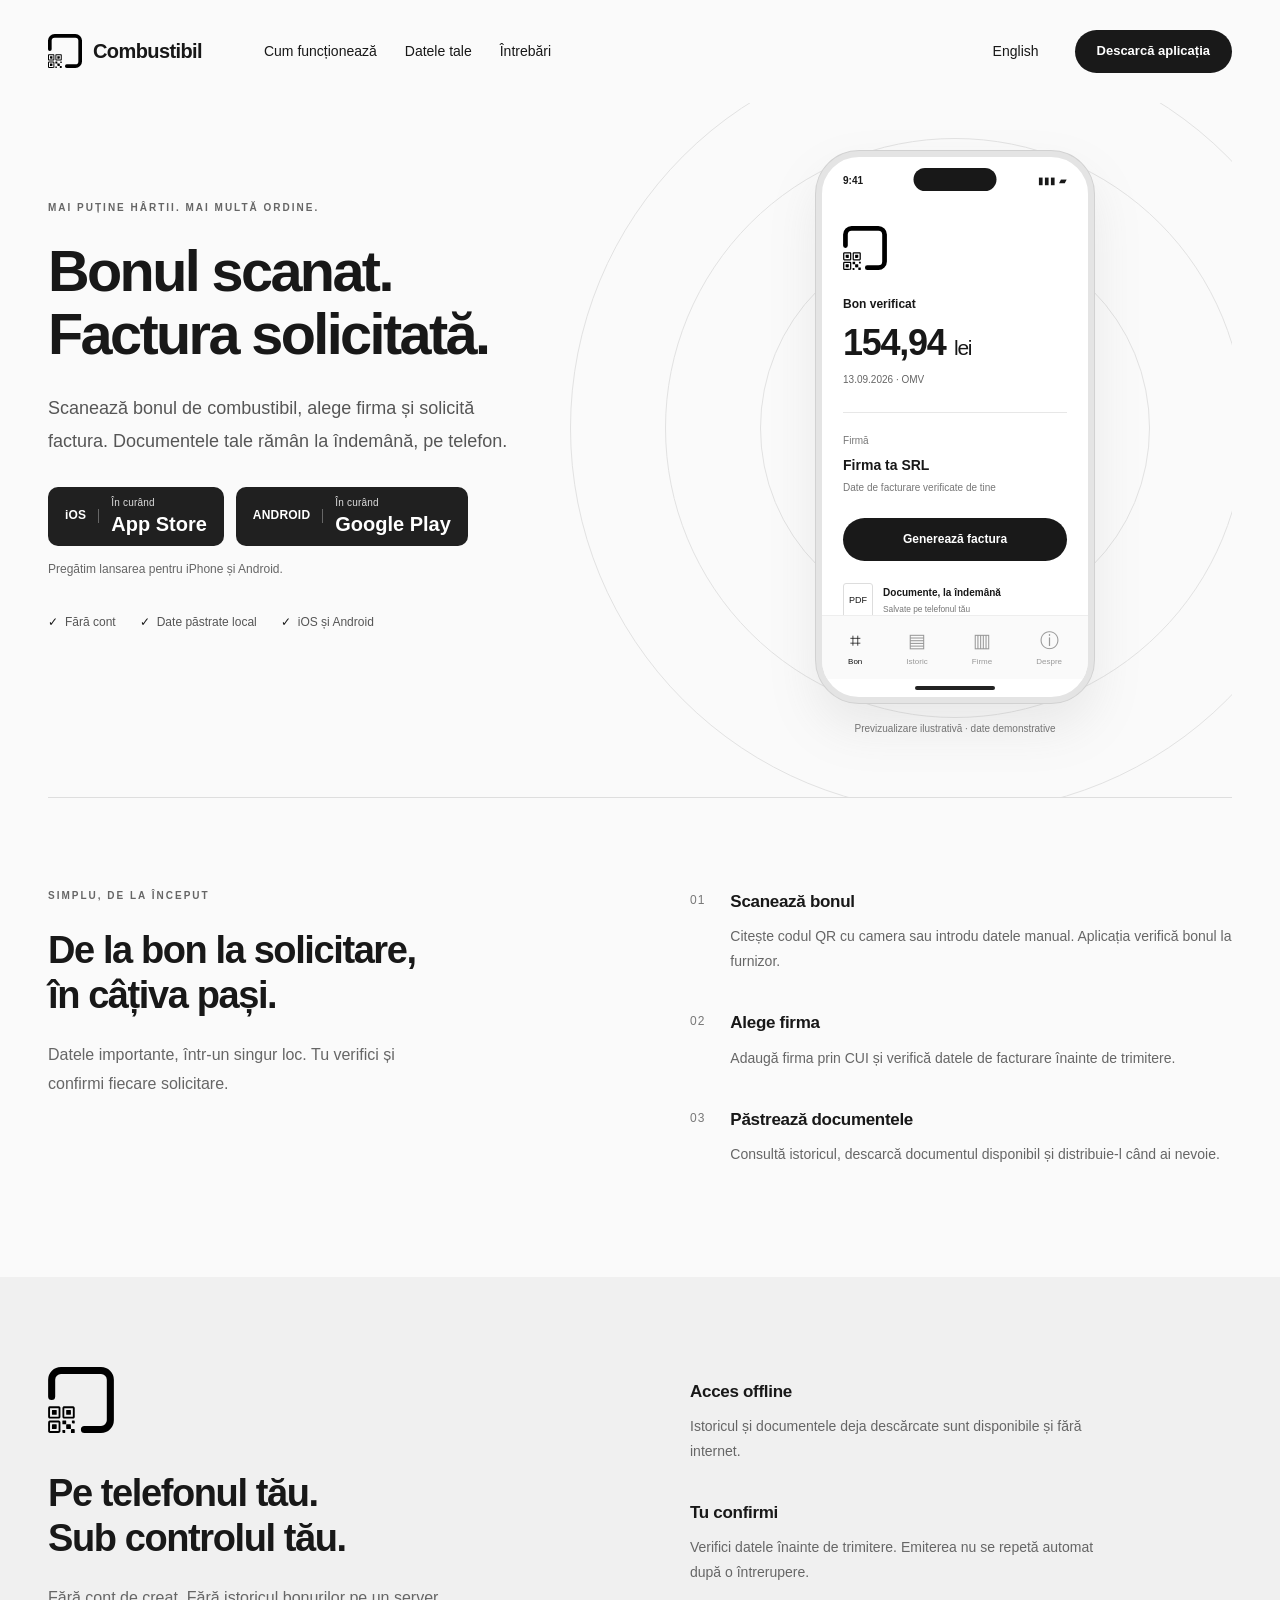
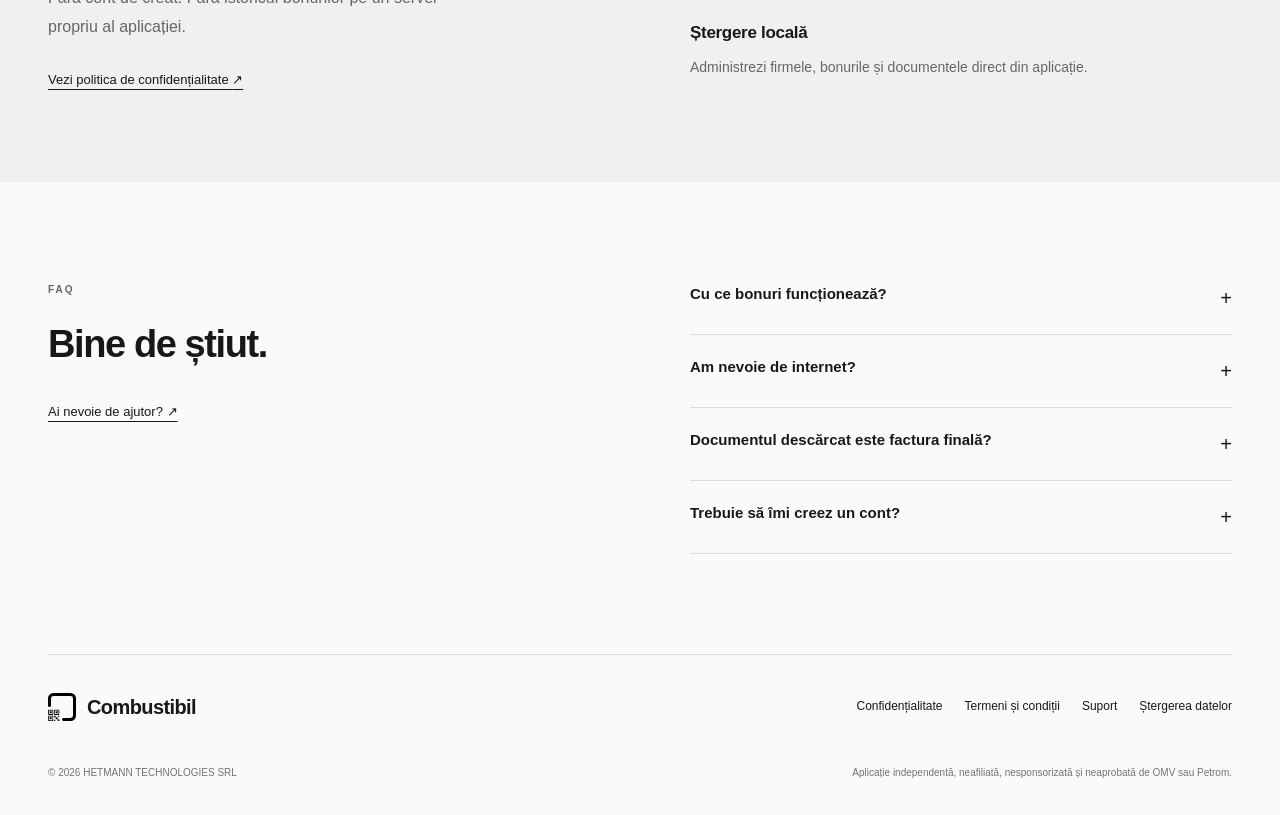
<file: index.html>
<!doctype html>
<html lang="ro"><head><meta charset="utf-8"><meta name="viewport" content="width=device-width,initial-scale=1"><title>Combustibil · Bonuri și facturi, pe telefon</title><meta name="description" content="Scanează bonul de combustibil, alege firma și solicită factura. Documentele tale rămân la îndemână, pe telefon."><meta name="color-scheme" content="light"><link rel="icon" type="image/svg+xml" href="logo.svg"><link rel="stylesheet" href="home.css"><link rel="alternate" hreflang="en" href="en/index.html"></head>
<body><a class="skip" href="#main">Sari la conținut</a>
<header class="wrap"><a class="brand" href="index.html"><img src="logo.svg" alt="" width="34" height="34">Combustibil</a><nav aria-label="Navigare"><a href="#how">Cum funcționează</a><a href="#privacy">Datele tale</a><a href="#faq">Întrebări</a></nav><a class="language" href="en/index.html" lang="en">English</a><a class="nav-cta" href="#download">Descarcă aplicația</a></header>
<main id="main"><section class="hero wrap"><div class="hero-copy"><p class="eyebrow">MAI PUȚINE HÂRTII. MAI MULTĂ ORDINE.</p><h1>Bonul scanat.<br>Factura solicitată.</h1><p class="lead">Scanează bonul de combustibil, alege firma și solicită factura. Documentele tale rămân la îndemână, pe telefon.</p><div class="stores" id="download"><button class="store" type="button" disabled aria-label="App Store: În curând"><span class="store-os">iOS</span><span><small>În curând</small><strong>App Store</strong></span></button><button class="store" type="button" disabled aria-label="Google Play: În curând"><span class="store-os">ANDROID</span><span><small>În curând</small><strong>Google Play</strong></span></button></div><p class="availability">Pregătim lansarea pentru iPhone și Android.</p><ul class="benefits"><li>Fără cont</li><li>Date păstrate local</li><li>iOS și Android</li></ul></div>
<figure class="showcase"><div class="orbit orbit-one"></div><div class="orbit orbit-two"></div><div class="orbit orbit-three"></div><div class="phone"><div class="island"></div><div class="status"><span>9:41</span><span>▮▮▮ ▰</span></div><div class="phone-content"><img class="app-logo" src="logo.svg" width="44" height="44" alt=""><div class="receipt-status">Bon verificat</div><div class="amount">154,94 <span>lei</span></div><p class="receipt-info">13.09.2026 · OMV</p><div class="receipt-rule"></div><span class="field-label">Firmă</span><strong class="company">Firma ta SRL</strong><p class="company-note">Date de facturare verificate de tine</p><div class="fake-button">Generează factura</div><div class="document"><span>PDF</span><div><strong>Documente, la îndemână</strong><small>Salvate pe telefonul tău</small></div></div></div><div class="phone-tabs"><span class="active">⌗<small>Bon</small></span><span>▤<small>Istoric</small></span><span>▥<small>Firme</small></span><span>ⓘ<small>Despre</small></span></div><div class="home-indicator"></div></div><figcaption>Previzualizare ilustrativă · date demonstrative</figcaption></figure></section>
<section class="how wrap" id="how"><div><p class="eyebrow">SIMPLU, DE LA ÎNCEPUT</p><h2>De la bon la solicitare,<br>în câțiva pași.</h2><p class="section-intro">Datele importante, într-un singur loc. Tu verifici și confirmi fiecare solicitare.</p></div><ol class="steps"><li><span class="step-number">01</span><div><h3>Scanează bonul</h3><p>Citește codul QR cu camera sau introdu datele manual. Aplicația verifică bonul la furnizor.</p></div></li><li><span class="step-number">02</span><div><h3>Alege firma</h3><p>Adaugă firma prin CUI și verifică datele de facturare înainte de trimitere.</p></div></li><li><span class="step-number">03</span><div><h3>Păstrează documentele</h3><p>Consultă istoricul, descarcă documentul disponibil și distribuie-l când ai nevoie.</p></div></li></ol></section>
<section class="privacy" id="privacy"><div class="wrap privacy-grid"><div><img src="logo.svg" width="66" height="66" alt=""><h2>Pe telefonul tău.<br>Sub controlul tău.</h2><p class="section-intro">Fără cont de creat. Fără istoricul bonurilor pe un server propriu al aplicației.</p><a class="text-link" href="ro/privacy.html">Vezi politica de confidențialitate <span aria-hidden="true">↗</span></a></div><div class="privacy-features"><div><h3>Acces offline</h3><p>Istoricul și documentele deja descărcate sunt disponibile și fără internet.</p></div><div><h3>Tu confirmi</h3><p>Verifici datele înainte de trimitere. Emiterea nu se repetă automat după o întrerupere.</p></div><div><h3>Ștergere locală</h3><p>Administrezi firmele, bonurile și documentele direct din aplicație.</p></div></div></div></section>
<section class="faq wrap" id="faq"><div><p class="eyebrow">FAQ</p><h2>Bine de știut.</h2><a class="text-link" href="ro/support.html">Ai nevoie de ajutor? ↗</a></div><div><details><summary>Cu ce bonuri funcționează?</summary><p>Aplicația se conectează la serviciile de facturare OMV și Petrom din România. Eligibilitatea bonurilor și termenele de facturare sunt stabilite de furnizor.</p></details><details><summary>Am nevoie de internet?</summary><p>Da, pentru verificarea bonului, căutarea firmei, trimiterea solicitării și descărcarea documentelor. Istoricul și fișierele descărcate sunt accesibile offline.</p></details><details><summary>Documentul descărcat este factura finală?</summary><p>Documentul disponibil în portal poate fi o solicitare de facturare. Verifică statutul facturii la furnizor și, când este aplicabil, în SPV.</p></details><details><summary>Trebuie să îmi creez un cont?</summary><p>Nu. Datele firmelor, istoricul și documentele sunt păstrate local. Aplicația contactează furnizorii pentru facturare și Expo pentru actualizări tehnice.</p></details></div></section></main>
<footer class="wrap"><div class="footer-top"><a class="brand" href="index.html"><img src="logo.svg" alt="" width="28" height="28">Combustibil</a><div class="legal-links"><a href="ro/privacy.html">Confidențialitate</a><a href="ro/terms.html">Termeni și condiții</a><a href="ro/support.html">Suport</a><a href="ro/deletion.html">Ștergerea datelor</a></div></div><div class="footer-bottom"><p>© 2026 <a href="https://hetmann.tech">HETMANN TECHNOLOGIES SRL</a></p><p>Aplicație independentă, neafiliată, nesponsorizată și neaprobată de OMV sau Petrom.</p></div></footer></body></html>
</file>
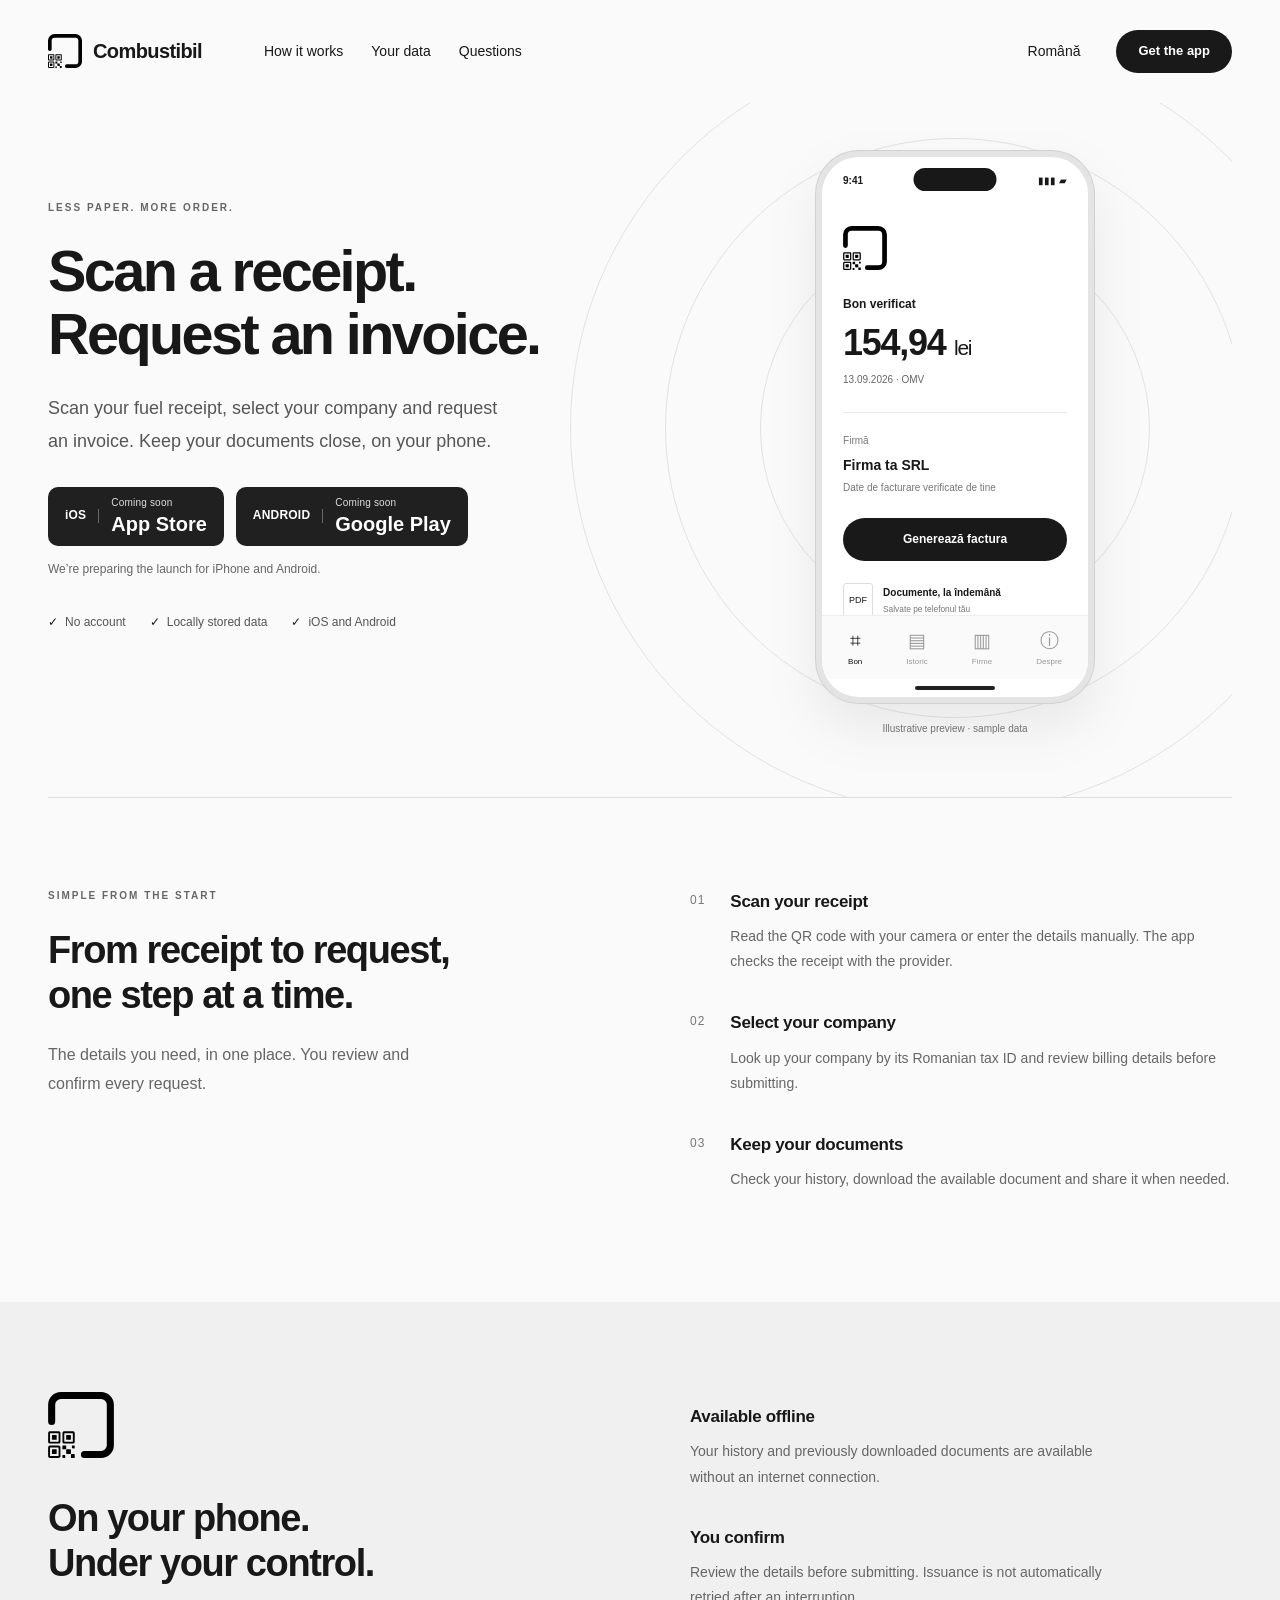
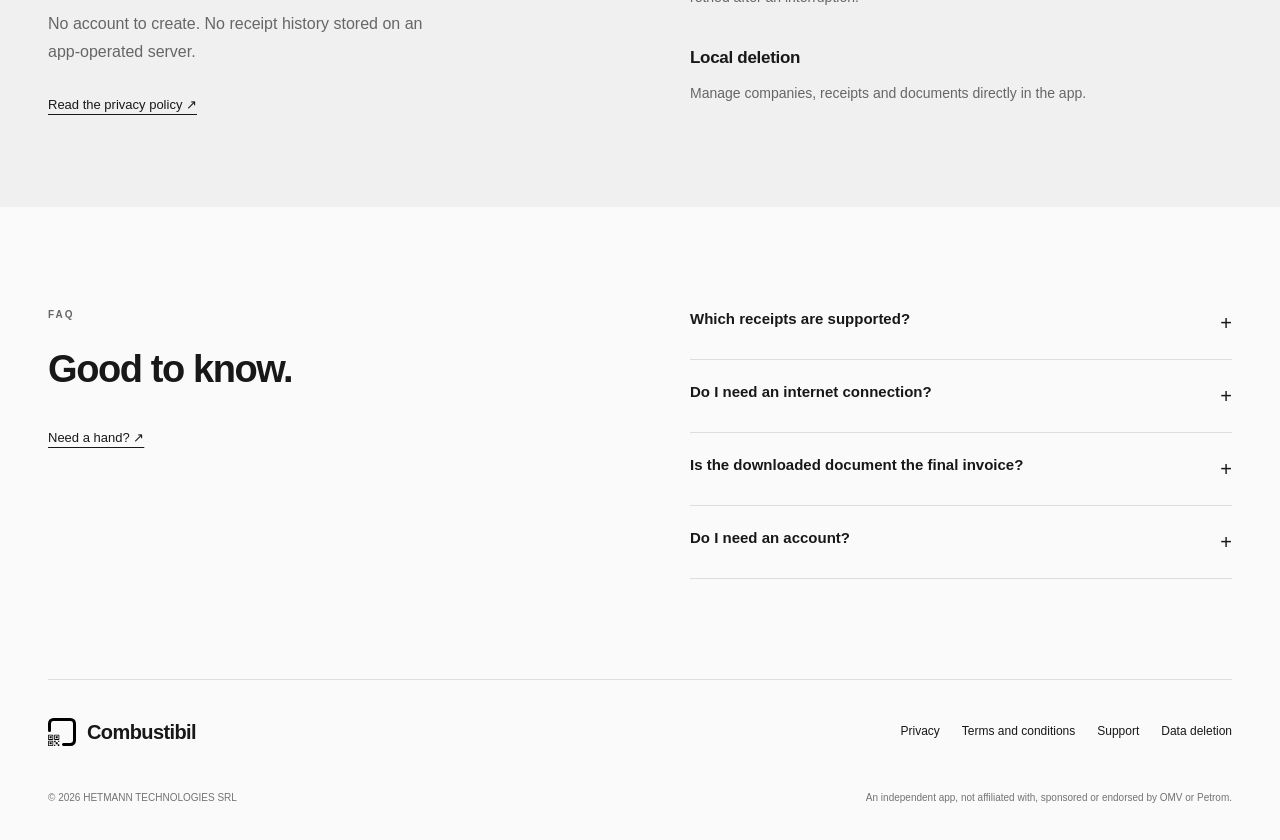
<file: en/index.html>
<!doctype html>
<html lang="en"><head><meta charset="utf-8"><meta name="viewport" content="width=device-width,initial-scale=1"><title>Combustibil · Fuel receipts, organised</title><meta name="description" content="Scan your fuel receipt, select your company and request an invoice. Keep your documents close, on your phone."><meta name="color-scheme" content="light"><link rel="icon" type="image/svg+xml" href="../logo.svg"><link rel="stylesheet" href="../home.css"><link rel="alternate" hreflang="ro" href="../ro/index.html"></head>
<body><a class="skip" href="#main">Skip to content</a>
<header class="wrap"><a class="brand" href="index.html"><img src="../logo.svg" alt="" width="34" height="34">Combustibil</a><nav aria-label="Navigation"><a href="#how">How it works</a><a href="#privacy">Your data</a><a href="#faq">Questions</a></nav><a class="language" href="../ro/index.html" lang="ro">Română</a><a class="nav-cta" href="#download">Get the app</a></header>
<main id="main"><section class="hero wrap"><div class="hero-copy"><p class="eyebrow">LESS PAPER. MORE ORDER.</p><h1>Scan a receipt.<br>Request an invoice.</h1><p class="lead">Scan your fuel receipt, select your company and request an invoice. Keep your documents close, on your phone.</p><div class="stores" id="download"><button class="store" type="button" disabled aria-label="App Store: Coming soon"><span class="store-os">iOS</span><span><small>Coming soon</small><strong>App Store</strong></span></button><button class="store" type="button" disabled aria-label="Google Play: Coming soon"><span class="store-os">ANDROID</span><span><small>Coming soon</small><strong>Google Play</strong></span></button></div><p class="availability">We’re preparing the launch for iPhone and Android.</p><ul class="benefits"><li>No account</li><li>Locally stored data</li><li>iOS and Android</li></ul></div>
<figure class="showcase"><div class="orbit orbit-one"></div><div class="orbit orbit-two"></div><div class="orbit orbit-three"></div><div class="phone"><div class="island"></div><div class="status"><span>9:41</span><span>▮▮▮ ▰</span></div><div class="phone-content"><img class="app-logo" src="../logo.svg" width="44" height="44" alt=""><div class="receipt-status">Bon verificat</div><div class="amount">154,94 <span>lei</span></div><p class="receipt-info">13.09.2026 · OMV</p><div class="receipt-rule"></div><span class="field-label">Firmă</span><strong class="company">Firma ta SRL</strong><p class="company-note">Date de facturare verificate de tine</p><div class="fake-button">Generează factura</div><div class="document"><span>PDF</span><div><strong>Documente, la îndemână</strong><small>Salvate pe telefonul tău</small></div></div></div><div class="phone-tabs"><span class="active">⌗<small>Bon</small></span><span>▤<small>Istoric</small></span><span>▥<small>Firme</small></span><span>ⓘ<small>Despre</small></span></div><div class="home-indicator"></div></div><figcaption>Illustrative preview · sample data</figcaption></figure></section>
<section class="how wrap" id="how"><div><p class="eyebrow">SIMPLE FROM THE START</p><h2>From receipt to request,<br>one step at a time.</h2><p class="section-intro">The details you need, in one place. You review and confirm every request.</p></div><ol class="steps"><li><span class="step-number">01</span><div><h3>Scan your receipt</h3><p>Read the QR code with your camera or enter the details manually. The app checks the receipt with the provider.</p></div></li><li><span class="step-number">02</span><div><h3>Select your company</h3><p>Look up your company by its Romanian tax ID and review billing details before submitting.</p></div></li><li><span class="step-number">03</span><div><h3>Keep your documents</h3><p>Check your history, download the available document and share it when needed.</p></div></li></ol></section>
<section class="privacy" id="privacy"><div class="wrap privacy-grid"><div><img src="../logo.svg" width="66" height="66" alt=""><h2>On your phone.<br>Under your control.</h2><p class="section-intro">No account to create. No receipt history stored on an app-operated server.</p><a class="text-link" href="privacy.html">Read the privacy policy <span aria-hidden="true">↗</span></a></div><div class="privacy-features"><div><h3>Available offline</h3><p>Your history and previously downloaded documents are available without an internet connection.</p></div><div><h3>You confirm</h3><p>Review the details before submitting. Issuance is not automatically retried after an interruption.</p></div><div><h3>Local deletion</h3><p>Manage companies, receipts and documents directly in the app.</p></div></div></div></section>
<section class="faq wrap" id="faq"><div><p class="eyebrow">FAQ</p><h2>Good to know.</h2><a class="text-link" href="support.html">Need a hand? ↗</a></div><div><details><summary>Which receipts are supported?</summary><p>The app connects to OMV and Petrom invoicing services in Romania. Receipt eligibility and invoicing deadlines are determined by the provider.</p></details><details><summary>Do I need an internet connection?</summary><p>Yes, to verify receipts, look up companies, submit requests and download documents. Your history and downloaded files are available offline.</p></details><details><summary>Is the downloaded document the final invoice?</summary><p>A portal document may be an invoice request. Check the invoice status with the provider and, where applicable, in SPV.</p></details><details><summary>Do I need an account?</summary><p>No. Company details, history and documents are stored locally. The app contacts invoicing providers and Expo for technical updates.</p></details></div></section></main>
<footer class="wrap"><div class="footer-top"><a class="brand" href="index.html"><img src="../logo.svg" alt="" width="28" height="28">Combustibil</a><div class="legal-links"><a href="privacy.html">Privacy</a><a href="terms.html">Terms and conditions</a><a href="support.html">Support</a><a href="deletion.html">Data deletion</a></div></div><div class="footer-bottom"><p>© 2026 <a href="https://hetmann.tech">HETMANN TECHNOLOGIES SRL</a></p><p>An independent app, not affiliated with, sponsored or endorsed by OMV or Petrom.</p></div></footer></body></html>
</file>
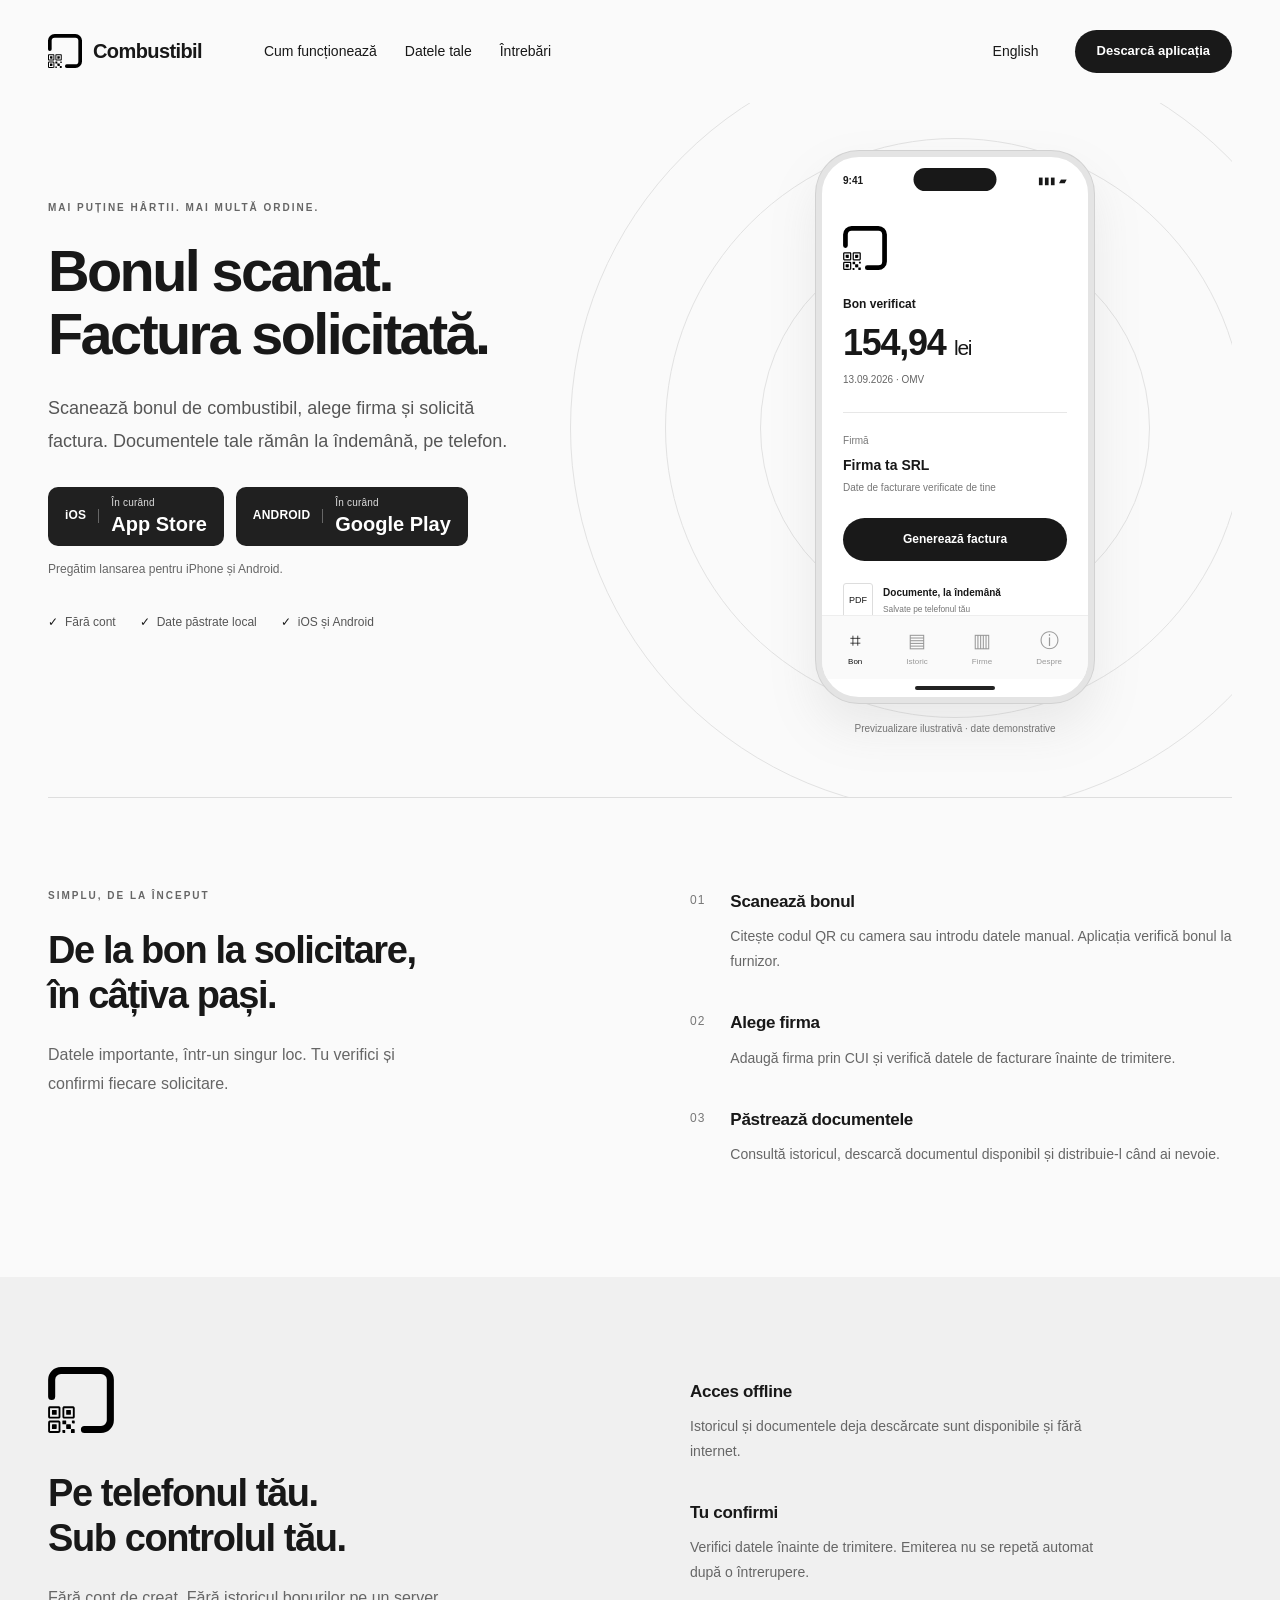
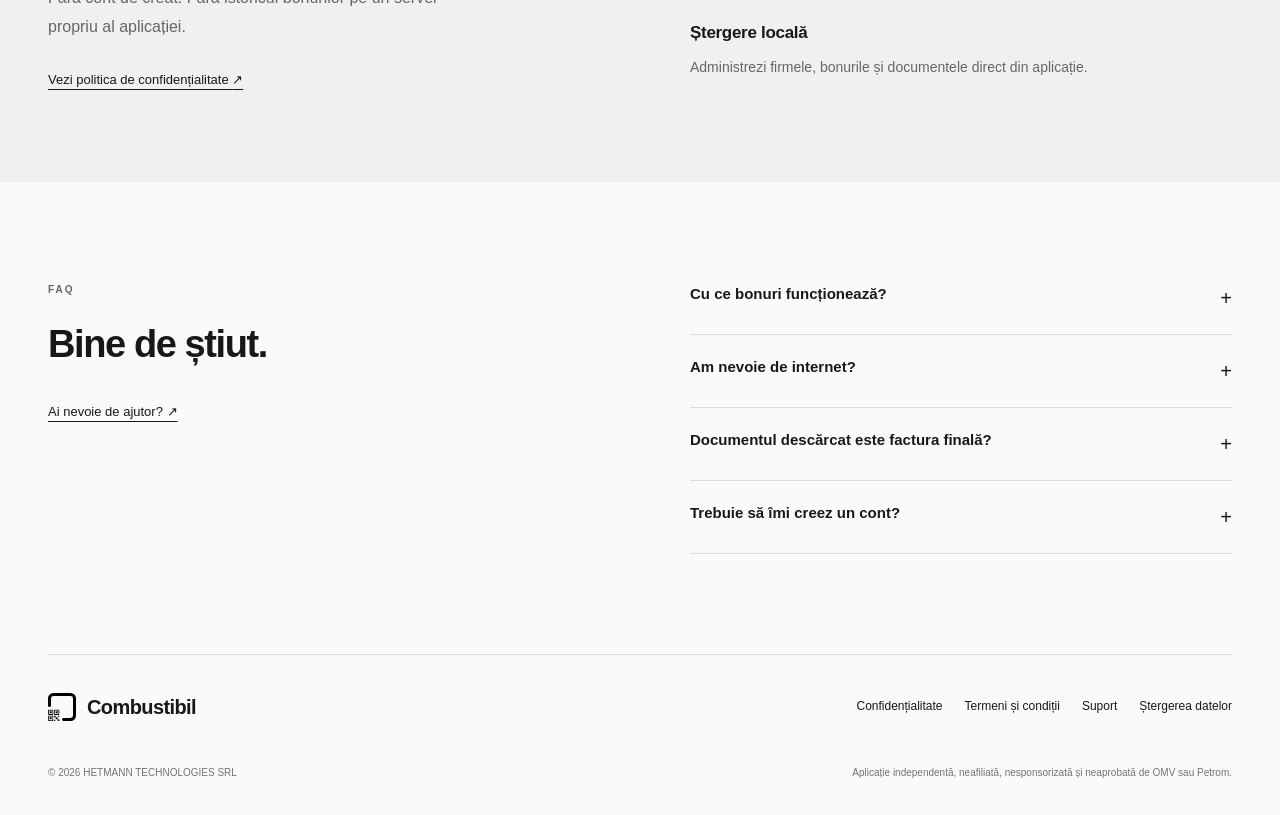
<file: ro/index.html>
<!doctype html>
<html lang="ro"><head><meta charset="utf-8"><meta name="viewport" content="width=device-width,initial-scale=1"><title>Combustibil · Bonuri și facturi, pe telefon</title><meta name="description" content="Scanează bonul de combustibil, alege firma și solicită factura. Documentele tale rămân la îndemână, pe telefon."><meta name="color-scheme" content="light"><link rel="icon" type="image/svg+xml" href="../logo.svg"><link rel="stylesheet" href="../home.css"><link rel="alternate" hreflang="en" href="../en/index.html"></head>
<body><a class="skip" href="#main">Sari la conținut</a>
<header class="wrap"><a class="brand" href="index.html"><img src="../logo.svg" alt="" width="34" height="34">Combustibil</a><nav aria-label="Navigare"><a href="#how">Cum funcționează</a><a href="#privacy">Datele tale</a><a href="#faq">Întrebări</a></nav><a class="language" href="../en/index.html" lang="en">English</a><a class="nav-cta" href="#download">Descarcă aplicația</a></header>
<main id="main"><section class="hero wrap"><div class="hero-copy"><p class="eyebrow">MAI PUȚINE HÂRTII. MAI MULTĂ ORDINE.</p><h1>Bonul scanat.<br>Factura solicitată.</h1><p class="lead">Scanează bonul de combustibil, alege firma și solicită factura. Documentele tale rămân la îndemână, pe telefon.</p><div class="stores" id="download"><button class="store" type="button" disabled aria-label="App Store: În curând"><span class="store-os">iOS</span><span><small>În curând</small><strong>App Store</strong></span></button><button class="store" type="button" disabled aria-label="Google Play: În curând"><span class="store-os">ANDROID</span><span><small>În curând</small><strong>Google Play</strong></span></button></div><p class="availability">Pregătim lansarea pentru iPhone și Android.</p><ul class="benefits"><li>Fără cont</li><li>Date păstrate local</li><li>iOS și Android</li></ul></div>
<figure class="showcase"><div class="orbit orbit-one"></div><div class="orbit orbit-two"></div><div class="orbit orbit-three"></div><div class="phone"><div class="island"></div><div class="status"><span>9:41</span><span>▮▮▮ ▰</span></div><div class="phone-content"><img class="app-logo" src="../logo.svg" width="44" height="44" alt=""><div class="receipt-status">Bon verificat</div><div class="amount">154,94 <span>lei</span></div><p class="receipt-info">13.09.2026 · OMV</p><div class="receipt-rule"></div><span class="field-label">Firmă</span><strong class="company">Firma ta SRL</strong><p class="company-note">Date de facturare verificate de tine</p><div class="fake-button">Generează factura</div><div class="document"><span>PDF</span><div><strong>Documente, la îndemână</strong><small>Salvate pe telefonul tău</small></div></div></div><div class="phone-tabs"><span class="active">⌗<small>Bon</small></span><span>▤<small>Istoric</small></span><span>▥<small>Firme</small></span><span>ⓘ<small>Despre</small></span></div><div class="home-indicator"></div></div><figcaption>Previzualizare ilustrativă · date demonstrative</figcaption></figure></section>
<section class="how wrap" id="how"><div><p class="eyebrow">SIMPLU, DE LA ÎNCEPUT</p><h2>De la bon la solicitare,<br>în câțiva pași.</h2><p class="section-intro">Datele importante, într-un singur loc. Tu verifici și confirmi fiecare solicitare.</p></div><ol class="steps"><li><span class="step-number">01</span><div><h3>Scanează bonul</h3><p>Citește codul QR cu camera sau introdu datele manual. Aplicația verifică bonul la furnizor.</p></div></li><li><span class="step-number">02</span><div><h3>Alege firma</h3><p>Adaugă firma prin CUI și verifică datele de facturare înainte de trimitere.</p></div></li><li><span class="step-number">03</span><div><h3>Păstrează documentele</h3><p>Consultă istoricul, descarcă documentul disponibil și distribuie-l când ai nevoie.</p></div></li></ol></section>
<section class="privacy" id="privacy"><div class="wrap privacy-grid"><div><img src="../logo.svg" width="66" height="66" alt=""><h2>Pe telefonul tău.<br>Sub controlul tău.</h2><p class="section-intro">Fără cont de creat. Fără istoricul bonurilor pe un server propriu al aplicației.</p><a class="text-link" href="privacy.html">Vezi politica de confidențialitate <span aria-hidden="true">↗</span></a></div><div class="privacy-features"><div><h3>Acces offline</h3><p>Istoricul și documentele deja descărcate sunt disponibile și fără internet.</p></div><div><h3>Tu confirmi</h3><p>Verifici datele înainte de trimitere. Emiterea nu se repetă automat după o întrerupere.</p></div><div><h3>Ștergere locală</h3><p>Administrezi firmele, bonurile și documentele direct din aplicație.</p></div></div></div></section>
<section class="faq wrap" id="faq"><div><p class="eyebrow">FAQ</p><h2>Bine de știut.</h2><a class="text-link" href="support.html">Ai nevoie de ajutor? ↗</a></div><div><details><summary>Cu ce bonuri funcționează?</summary><p>Aplicația se conectează la serviciile de facturare OMV și Petrom din România. Eligibilitatea bonurilor și termenele de facturare sunt stabilite de furnizor.</p></details><details><summary>Am nevoie de internet?</summary><p>Da, pentru verificarea bonului, căutarea firmei, trimiterea solicitării și descărcarea documentelor. Istoricul și fișierele descărcate sunt accesibile offline.</p></details><details><summary>Documentul descărcat este factura finală?</summary><p>Documentul disponibil în portal poate fi o solicitare de facturare. Verifică statutul facturii la furnizor și, când este aplicabil, în SPV.</p></details><details><summary>Trebuie să îmi creez un cont?</summary><p>Nu. Datele firmelor, istoricul și documentele sunt păstrate local. Aplicația contactează furnizorii pentru facturare și Expo pentru actualizări tehnice.</p></details></div></section></main>
<footer class="wrap"><div class="footer-top"><a class="brand" href="index.html"><img src="../logo.svg" alt="" width="28" height="28">Combustibil</a><div class="legal-links"><a href="privacy.html">Confidențialitate</a><a href="terms.html">Termeni și condiții</a><a href="support.html">Suport</a><a href="deletion.html">Ștergerea datelor</a></div></div><div class="footer-bottom"><p>© 2026 <a href="https://hetmann.tech">HETMANN TECHNOLOGIES SRL</a></p><p>Aplicație independentă, neafiliată, nesponsorizată și neaprobată de OMV sau Petrom.</p></div></footer></body></html>
</file>
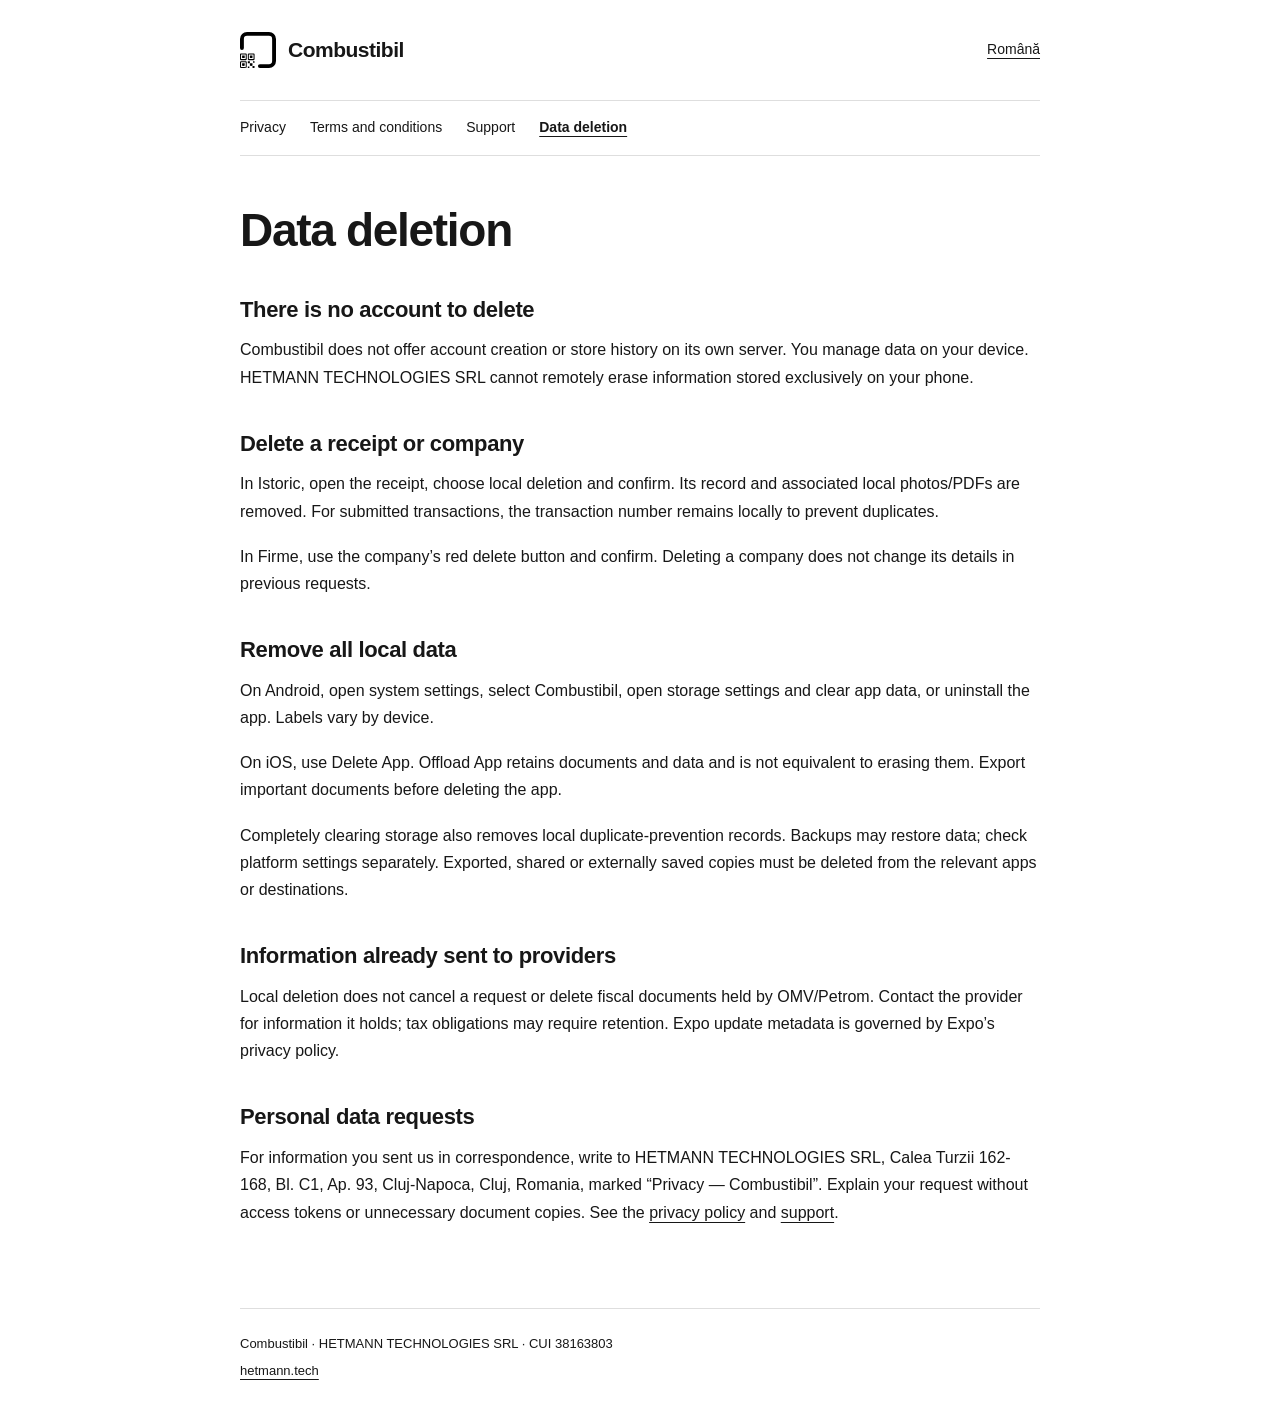
<file: en/deletion.html>
<!doctype html>
<html lang="en">
<head>
<meta charset="utf-8">
<meta name="viewport" content="width=device-width, initial-scale=1">
<meta name="description" content="Data deletion. Combustibil — HETMANN TECHNOLOGIES SRL.">
<meta name="color-scheme" content="light">
<meta name="referrer" content="strict-origin-when-cross-origin">
<title>Data deletion | Combustibil</title>
<link rel="stylesheet" href="../styles.css">
<link rel="icon" href="../logo.svg" type="image/svg+xml">
<link rel="alternate" hreflang="ro" href="../ro/deletion.html">
</head>
<body>
<a class="skip" href="#content">Skip to content</a>
<header><a class="brand" href="index.html"><img src="../logo.svg" width="36" height="36" alt="">Combustibil</a><a class="language" href="../ro/deletion.html" lang="ro" hreflang="ro">Română</a></header>
<nav aria-label="Documents"><a href="privacy.html">Privacy</a><a href="terms.html">Terms and conditions</a><a href="support.html">Support</a><a href="deletion.html" aria-current="page">Data deletion</a></nav>
<main id="content"><h1>Data deletion</h1><h2>There is no account to delete</h2>
<p>Combustibil does not offer account creation or store history on its own server. You manage data on your device. HETMANN TECHNOLOGIES SRL cannot remotely erase information stored exclusively on your phone.</p>
<h2>Delete a receipt or company</h2>
<p>In Istoric, open the receipt, choose local deletion and confirm. Its record and associated local photos/PDFs are removed. For submitted transactions, the transaction number remains locally to prevent duplicates.</p>
<p>In Firme, use the company’s red delete button and confirm. Deleting a company does not change its details in previous requests.</p>
<h2>Remove all local data</h2>
<p>On Android, open system settings, select Combustibil, open storage settings and clear app data, or uninstall the app. Labels vary by device.</p>
<p>On iOS, use Delete App. Offload App retains documents and data and is not equivalent to erasing them. Export important documents before deleting the app.</p>
<p>Completely clearing storage also removes local duplicate-prevention records. Backups may restore data; check platform settings separately. Exported, shared or externally saved copies must be deleted from the relevant apps or destinations.</p>
<h2>Information already sent to providers</h2>
<p>Local deletion does not cancel a request or delete fiscal documents held by OMV/Petrom. Contact the provider for information it holds; tax obligations may require retention. Expo update metadata is governed by Expo’s privacy policy.</p>
<h2>Personal data requests</h2>
<p>For information you sent us in correspondence, write to HETMANN TECHNOLOGIES SRL, Calea Turzii 162-168, Bl. C1, Ap. 93, Cluj-Napoca, Cluj, Romania, marked “Privacy — Combustibil”. Explain your request without access tokens or unnecessary document copies. See the <a href="privacy.html">privacy policy</a> and <a href="support.html">support</a>.</p>
</main>
<footer><p>Combustibil · HETMANN TECHNOLOGIES SRL · CUI 38163803</p><a href="https://hetmann.tech">hetmann.tech</a></footer>
</body></html>
</file>
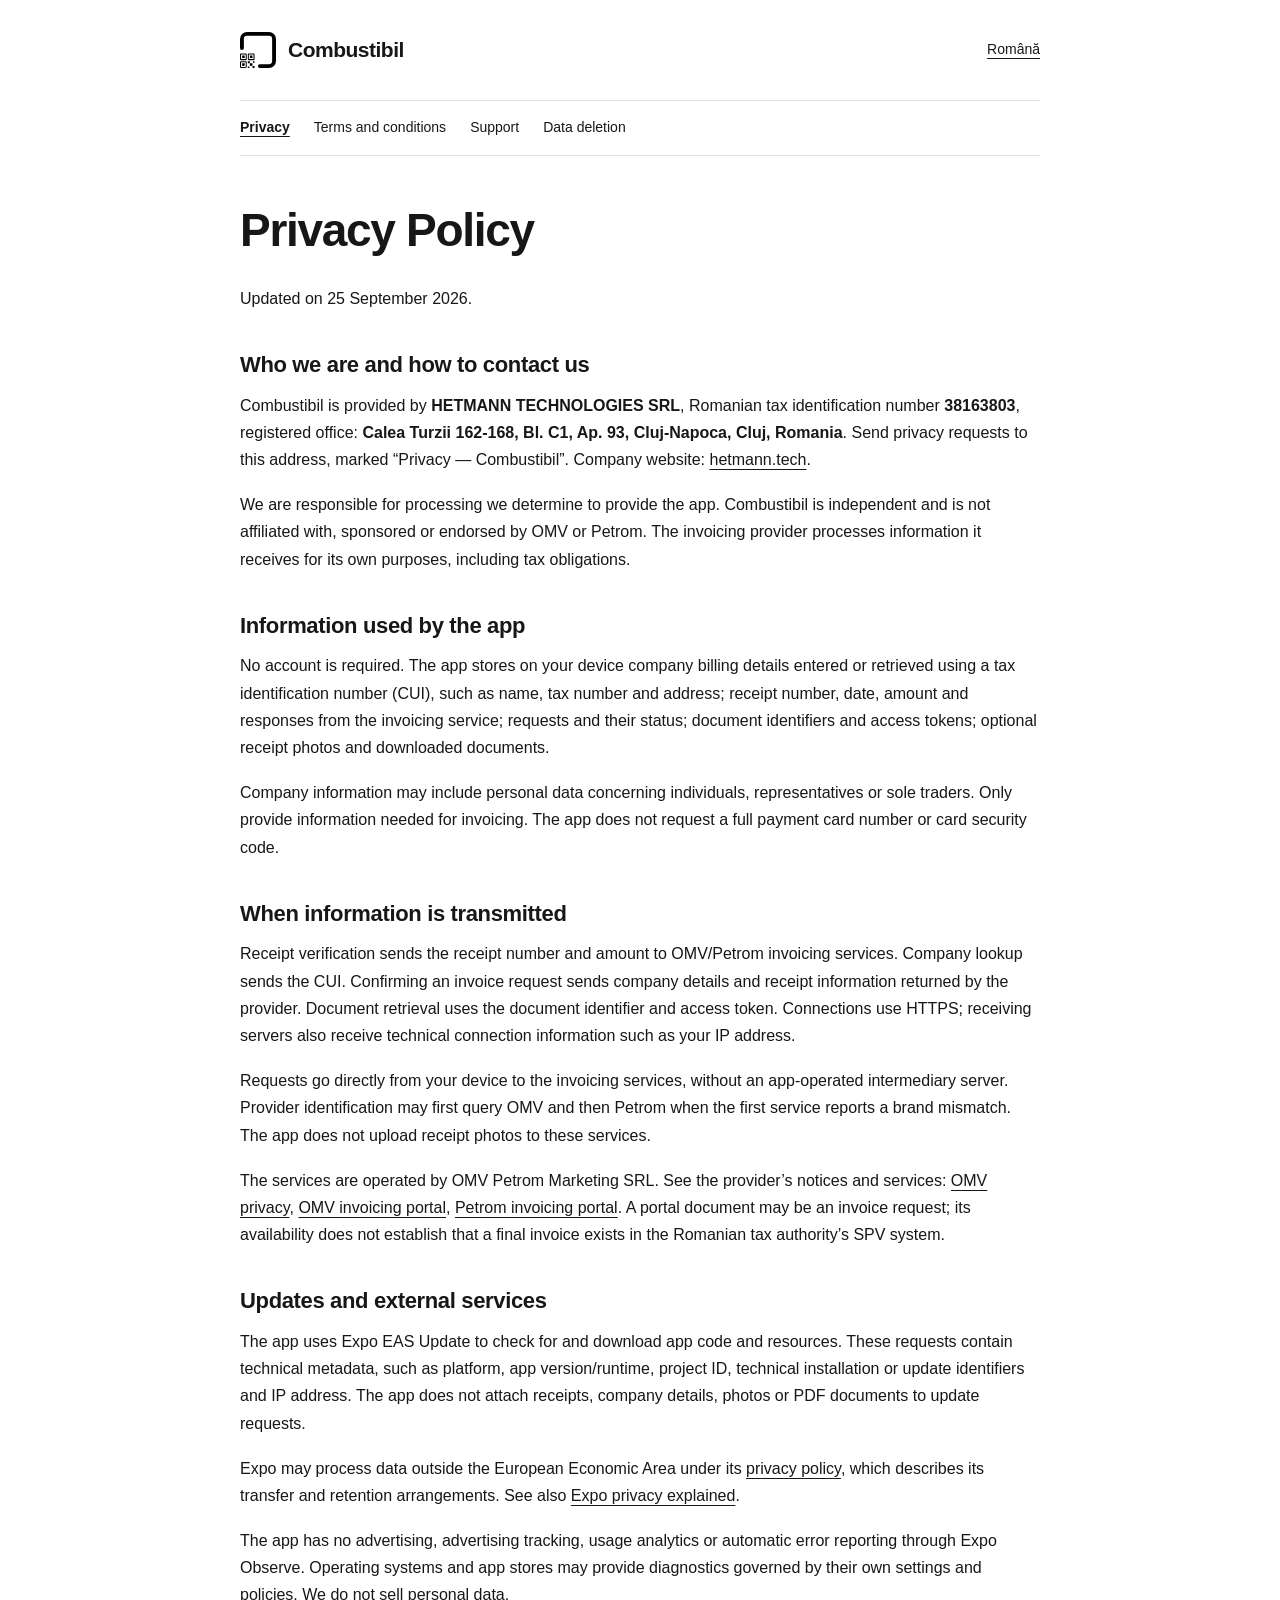
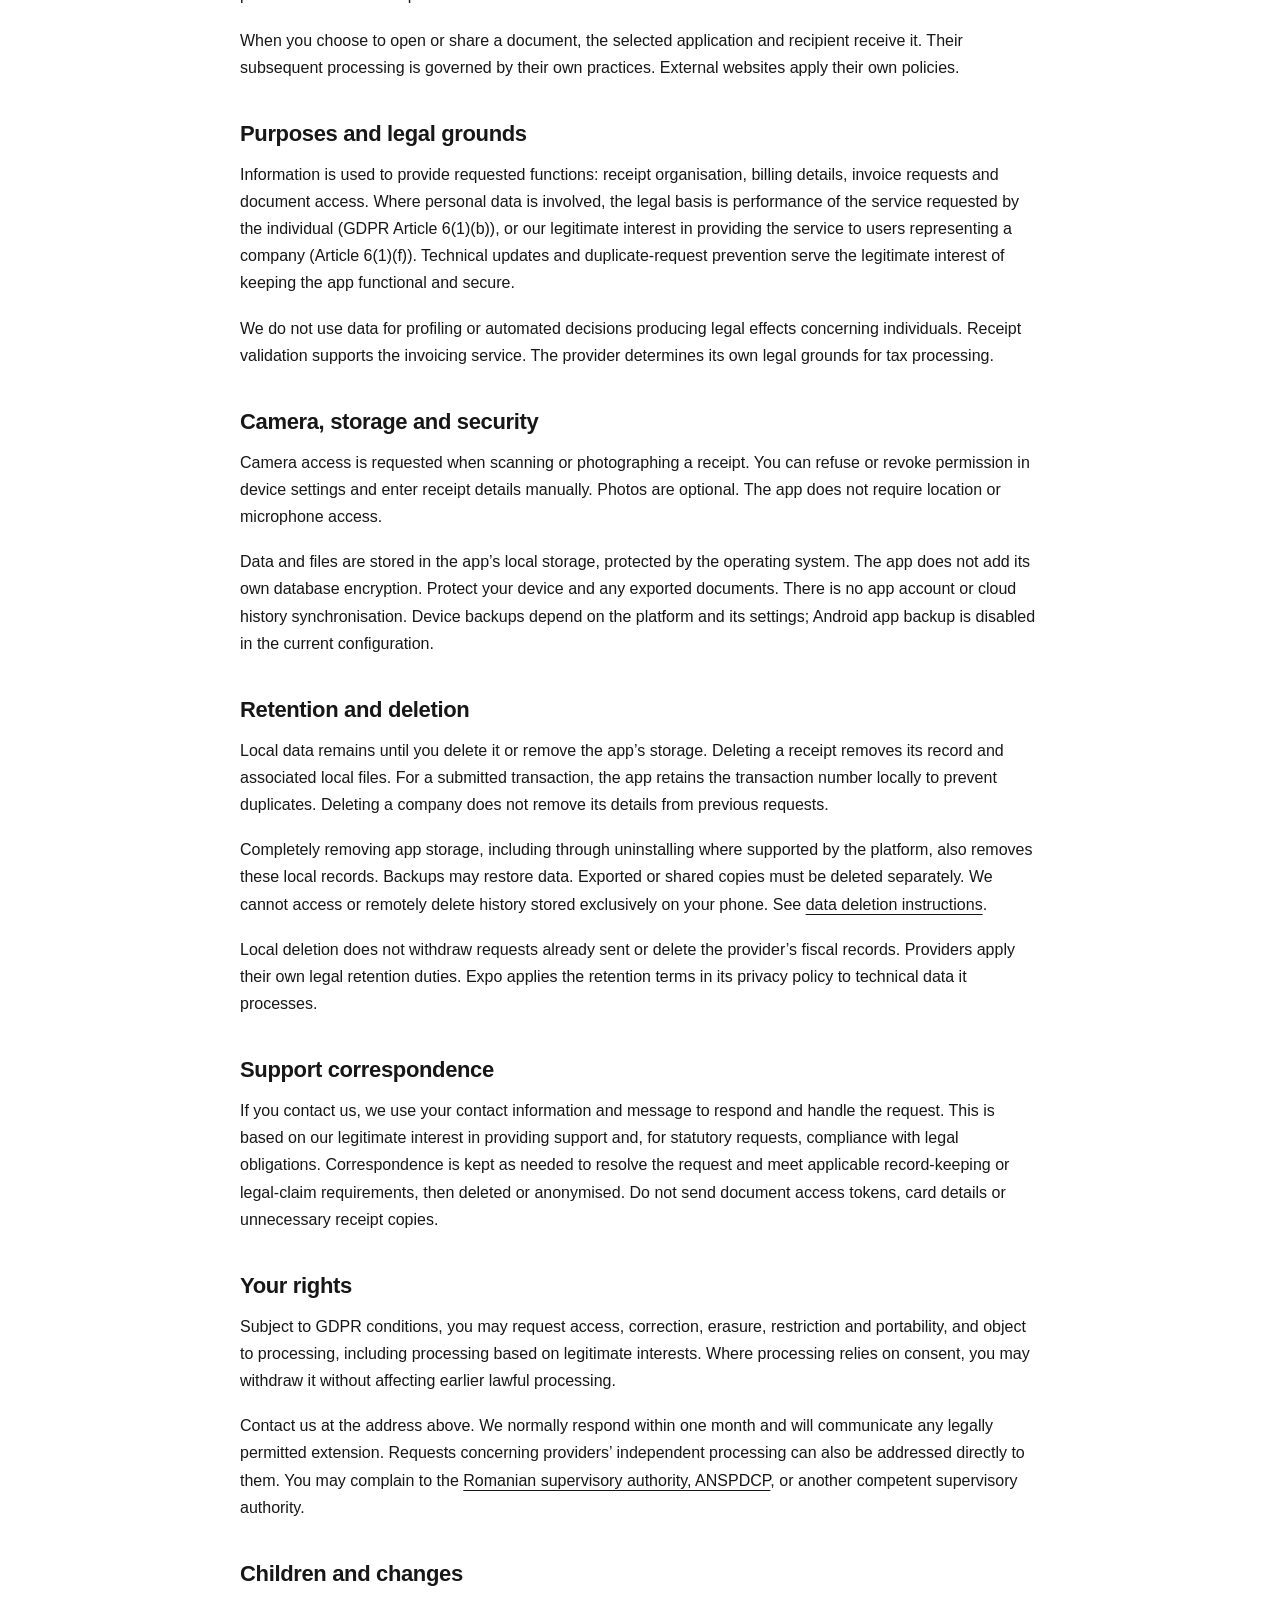
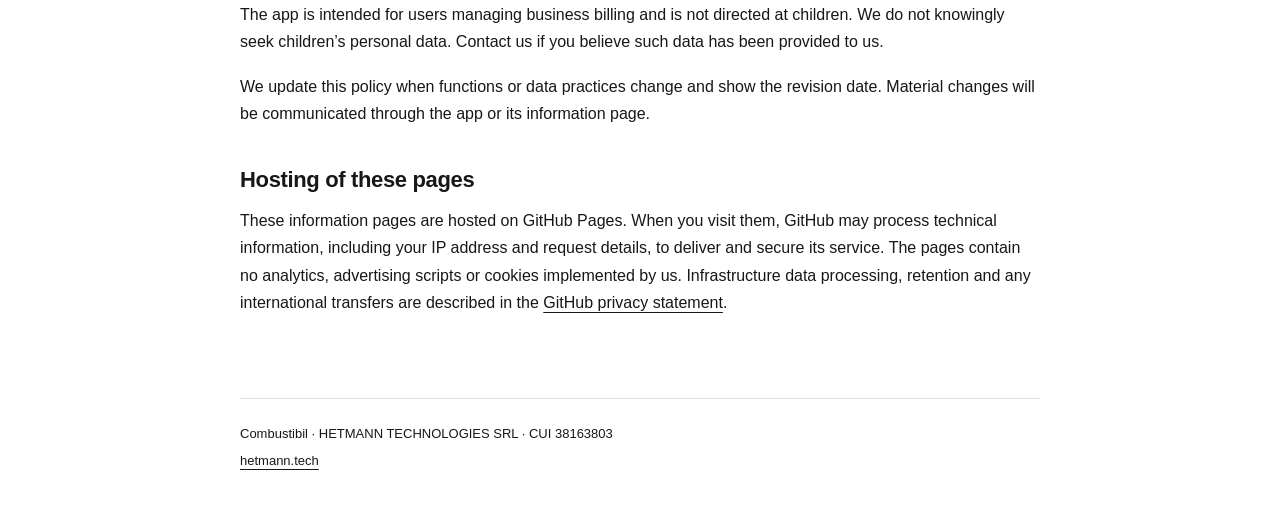
<file: en/privacy.html>
<!doctype html>
<html lang="en">
<head>
<meta charset="utf-8">
<meta name="viewport" content="width=device-width, initial-scale=1">
<meta name="description" content="Privacy Policy. Combustibil — HETMANN TECHNOLOGIES SRL.">
<meta name="color-scheme" content="light">
<meta name="referrer" content="strict-origin-when-cross-origin">
<title>Privacy Policy | Combustibil</title>
<link rel="stylesheet" href="../styles.css">
<link rel="icon" href="../logo.svg" type="image/svg+xml">
<link rel="alternate" hreflang="ro" href="../ro/privacy.html">
</head>
<body>
<a class="skip" href="#content">Skip to content</a>
<header><a class="brand" href="index.html"><img src="../logo.svg" width="36" height="36" alt="">Combustibil</a><a class="language" href="../ro/privacy.html" lang="ro" hreflang="ro">Română</a></header>
<nav aria-label="Documents"><a href="privacy.html" aria-current="page">Privacy</a><a href="terms.html">Terms and conditions</a><a href="support.html">Support</a><a href="deletion.html">Data deletion</a></nav>
<main id="content"><h1>Privacy Policy</h1><p>Updated on 25 September 2026.</p>
<h2>Who we are and how to contact us</h2>
<p>Combustibil is provided by <strong>HETMANN TECHNOLOGIES SRL</strong>, Romanian tax identification number <strong>38163803</strong>, registered office: <strong>Calea Turzii 162-168, Bl. C1, Ap. 93, Cluj-Napoca, Cluj, Romania</strong>. Send privacy requests to this address, marked “Privacy — Combustibil”. Company website: <a href="https://hetmann.tech">hetmann.tech</a>.</p>
<p>We are responsible for processing we determine to provide the app. Combustibil is independent and is not affiliated with, sponsored or endorsed by OMV or Petrom. The invoicing provider processes information it receives for its own purposes, including tax obligations.</p>
<h2>Information used by the app</h2>
<p>No account is required. The app stores on your device company billing details entered or retrieved using a tax identification number (CUI), such as name, tax number and address; receipt number, date, amount and responses from the invoicing service; requests and their status; document identifiers and access tokens; optional receipt photos and downloaded documents.</p>
<p>Company information may include personal data concerning individuals, representatives or sole traders. Only provide information needed for invoicing. The app does not request a full payment card number or card security code.</p>
<h2>When information is transmitted</h2>
<p>Receipt verification sends the receipt number and amount to OMV/Petrom invoicing services. Company lookup sends the CUI. Confirming an invoice request sends company details and receipt information returned by the provider. Document retrieval uses the document identifier and access token. Connections use HTTPS; receiving servers also receive technical connection information such as your IP address.</p>
<p>Requests go directly from your device to the invoicing services, without an app-operated intermediary server. Provider identification may first query OMV and then Petrom when the first service reports a brand mismatch. The app does not upload receipt photos to these services.</p>
<p>The services are operated by OMV Petrom Marketing SRL. See the provider’s notices and services: <a href="https://www.omv.ro/ro/protectia-datelor">OMV privacy</a>, <a href="https://efacturi.omv.ro/create-invoice">OMV invoicing portal</a>, <a href="https://efacturi.petrom.ro/create-invoice">Petrom invoicing portal</a>. A portal document may be an invoice request; its availability does not establish that a final invoice exists in the Romanian tax authority’s SPV system.</p>
<h2>Updates and external services</h2>
<p>The app uses Expo EAS Update to check for and download app code and resources. These requests contain technical metadata, such as platform, app version/runtime, project ID, technical installation or update identifiers and IP address. The app does not attach receipts, company details, photos or PDF documents to update requests.</p>
<p>Expo may process data outside the European Economic Area under its <a href="https://expo.dev/privacy">privacy policy</a>, which describes its transfer and retention arrangements. See also <a href="https://expo.dev/privacy-explained">Expo privacy explained</a>.</p>
<p>The app has no advertising, advertising tracking, usage analytics or automatic error reporting through Expo Observe. Operating systems and app stores may provide diagnostics governed by their own settings and policies. We do not sell personal data.</p>
<p>When you choose to open or share a document, the selected application and recipient receive it. Their subsequent processing is governed by their own practices. External websites apply their own policies.</p>
<h2>Purposes and legal grounds</h2>
<p>Information is used to provide requested functions: receipt organisation, billing details, invoice requests and document access. Where personal data is involved, the legal basis is performance of the service requested by the individual (GDPR Article 6(1)(b)), or our legitimate interest in providing the service to users representing a company (Article 6(1)(f)). Technical updates and duplicate-request prevention serve the legitimate interest of keeping the app functional and secure.</p>
<p>We do not use data for profiling or automated decisions producing legal effects concerning individuals. Receipt validation supports the invoicing service. The provider determines its own legal grounds for tax processing.</p>
<h2>Camera, storage and security</h2>
<p>Camera access is requested when scanning or photographing a receipt. You can refuse or revoke permission in device settings and enter receipt details manually. Photos are optional. The app does not require location or microphone access.</p>
<p>Data and files are stored in the app’s local storage, protected by the operating system. The app does not add its own database encryption. Protect your device and any exported documents. There is no app account or cloud history synchronisation. Device backups depend on the platform and its settings; Android app backup is disabled in the current configuration.</p>
<h2>Retention and deletion</h2>
<p>Local data remains until you delete it or remove the app’s storage. Deleting a receipt removes its record and associated local files. For a submitted transaction, the app retains the transaction number locally to prevent duplicates. Deleting a company does not remove its details from previous requests.</p>
<p>Completely removing app storage, including through uninstalling where supported by the platform, also removes these local records. Backups may restore data. Exported or shared copies must be deleted separately. We cannot access or remotely delete history stored exclusively on your phone. See <a href="deletion.html">data deletion instructions</a>.</p>
<p>Local deletion does not withdraw requests already sent or delete the provider’s fiscal records. Providers apply their own legal retention duties. Expo applies the retention terms in its privacy policy to technical data it processes.</p>
<h2>Support correspondence</h2>
<p>If you contact us, we use your contact information and message to respond and handle the request. This is based on our legitimate interest in providing support and, for statutory requests, compliance with legal obligations. Correspondence is kept as needed to resolve the request and meet applicable record-keeping or legal-claim requirements, then deleted or anonymised. Do not send document access tokens, card details or unnecessary receipt copies.</p>
<h2>Your rights</h2>
<p>Subject to GDPR conditions, you may request access, correction, erasure, restriction and portability, and object to processing, including processing based on legitimate interests. Where processing relies on consent, you may withdraw it without affecting earlier lawful processing.</p>
<p>Contact us at the address above. We normally respond within one month and will communicate any legally permitted extension. Requests concerning providers’ independent processing can also be addressed directly to them. You may complain to the <a href="https://www.dataprotection.ro">Romanian supervisory authority, ANSPDCP</a>, or another competent supervisory authority.</p>
<h2>Children and changes</h2>
<p>The app is intended for users managing business billing and is not directed at children. We do not knowingly seek children’s personal data. Contact us if you believe such data has been provided to us.</p>
<p>We update this policy when functions or data practices change and show the revision date. Material changes will be communicated through the app or its information page.</p>
<h2>Hosting of these pages</h2>
<p>These information pages are hosted on GitHub Pages. When you visit them, GitHub may process technical information, including your IP address and request details, to deliver and secure its service. The pages contain no analytics, advertising scripts or cookies implemented by us. Infrastructure data processing, retention and any international transfers are described in the <a href="https://docs.github.com/en/site-policy/privacy-policies/github-general-privacy-statement">GitHub privacy statement</a>.</p>
</main>
<footer><p>Combustibil · HETMANN TECHNOLOGIES SRL · CUI 38163803</p><a href="https://hetmann.tech">hetmann.tech</a></footer>
</body></html>
</file>
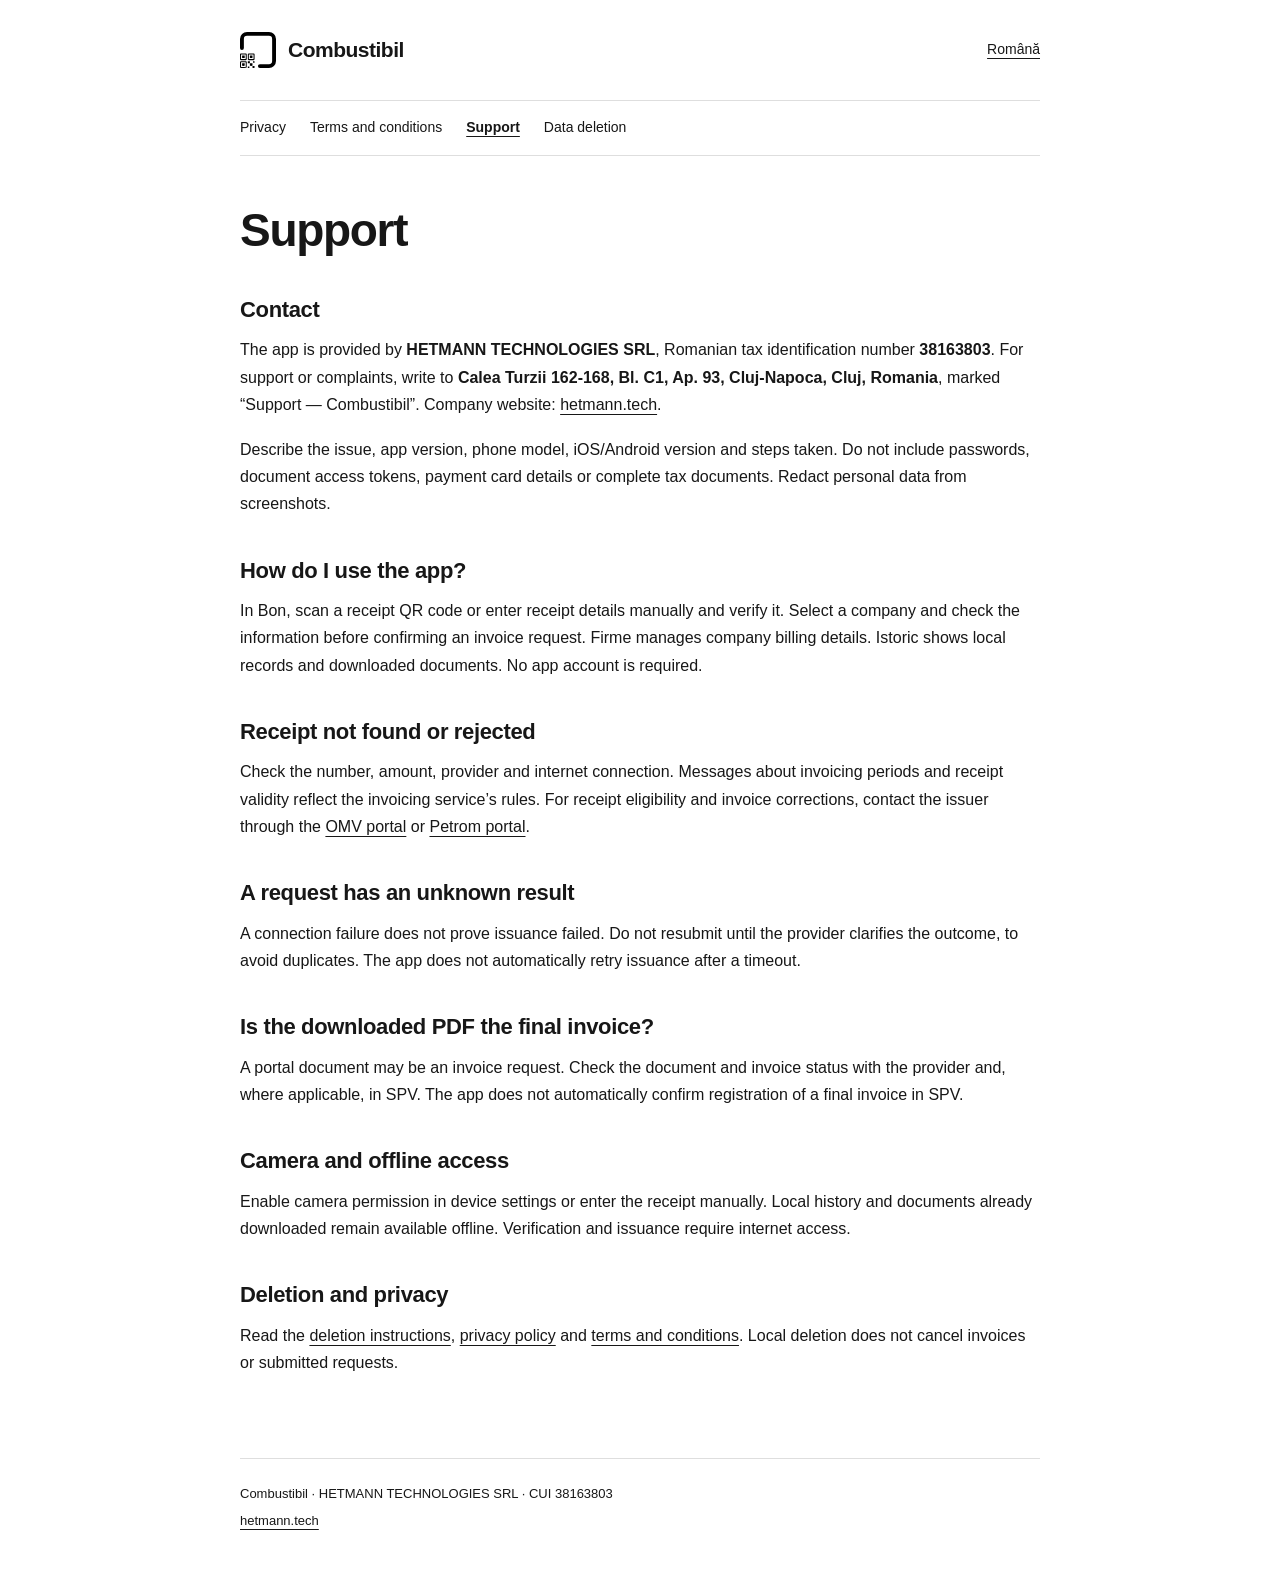
<file: en/support.html>
<!doctype html>
<html lang="en">
<head>
<meta charset="utf-8">
<meta name="viewport" content="width=device-width, initial-scale=1">
<meta name="description" content="Support. Combustibil — HETMANN TECHNOLOGIES SRL.">
<meta name="color-scheme" content="light">
<meta name="referrer" content="strict-origin-when-cross-origin">
<title>Support | Combustibil</title>
<link rel="stylesheet" href="../styles.css">
<link rel="icon" href="../logo.svg" type="image/svg+xml">
<link rel="alternate" hreflang="ro" href="../ro/support.html">
</head>
<body>
<a class="skip" href="#content">Skip to content</a>
<header><a class="brand" href="index.html"><img src="../logo.svg" width="36" height="36" alt="">Combustibil</a><a class="language" href="../ro/support.html" lang="ro" hreflang="ro">Română</a></header>
<nav aria-label="Documents"><a href="privacy.html">Privacy</a><a href="terms.html">Terms and conditions</a><a href="support.html" aria-current="page">Support</a><a href="deletion.html">Data deletion</a></nav>
<main id="content"><h1>Support</h1><h2>Contact</h2>
<p>The app is provided by <strong>HETMANN TECHNOLOGIES SRL</strong>, Romanian tax identification number <strong>38163803</strong>. For support or complaints, write to <strong>Calea Turzii 162-168, Bl. C1, Ap. 93, Cluj-Napoca, Cluj, Romania</strong>, marked “Support — Combustibil”. Company website: <a href="https://hetmann.tech">hetmann.tech</a>.</p>
<p>Describe the issue, app version, phone model, iOS/Android version and steps taken. Do not include passwords, document access tokens, payment card details or complete tax documents. Redact personal data from screenshots.</p>
<h2>How do I use the app?</h2>
<p>In Bon, scan a receipt QR code or enter receipt details manually and verify it. Select a company and check the information before confirming an invoice request. Firme manages company billing details. Istoric shows local records and downloaded documents. No app account is required.</p>
<h2>Receipt not found or rejected</h2>
<p>Check the number, amount, provider and internet connection. Messages about invoicing periods and receipt validity reflect the invoicing service’s rules. For receipt eligibility and invoice corrections, contact the issuer through the <a href="https://efacturi.omv.ro/create-invoice">OMV portal</a> or <a href="https://efacturi.petrom.ro/create-invoice">Petrom portal</a>.</p>
<h2>A request has an unknown result</h2>
<p>A connection failure does not prove issuance failed. Do not resubmit until the provider clarifies the outcome, to avoid duplicates. The app does not automatically retry issuance after a timeout.</p>
<h2>Is the downloaded PDF the final invoice?</h2>
<p>A portal document may be an invoice request. Check the document and invoice status with the provider and, where applicable, in SPV. The app does not automatically confirm registration of a final invoice in SPV.</p>
<h2>Camera and offline access</h2>
<p>Enable camera permission in device settings or enter the receipt manually. Local history and documents already downloaded remain available offline. Verification and issuance require internet access.</p>
<h2>Deletion and privacy</h2>
<p>Read the <a href="deletion.html">deletion instructions</a>, <a href="privacy.html">privacy policy</a> and <a href="terms.html">terms and conditions</a>. Local deletion does not cancel invoices or submitted requests.</p>
</main>
<footer><p>Combustibil · HETMANN TECHNOLOGIES SRL · CUI 38163803</p><a href="https://hetmann.tech">hetmann.tech</a></footer>
</body></html>
</file>
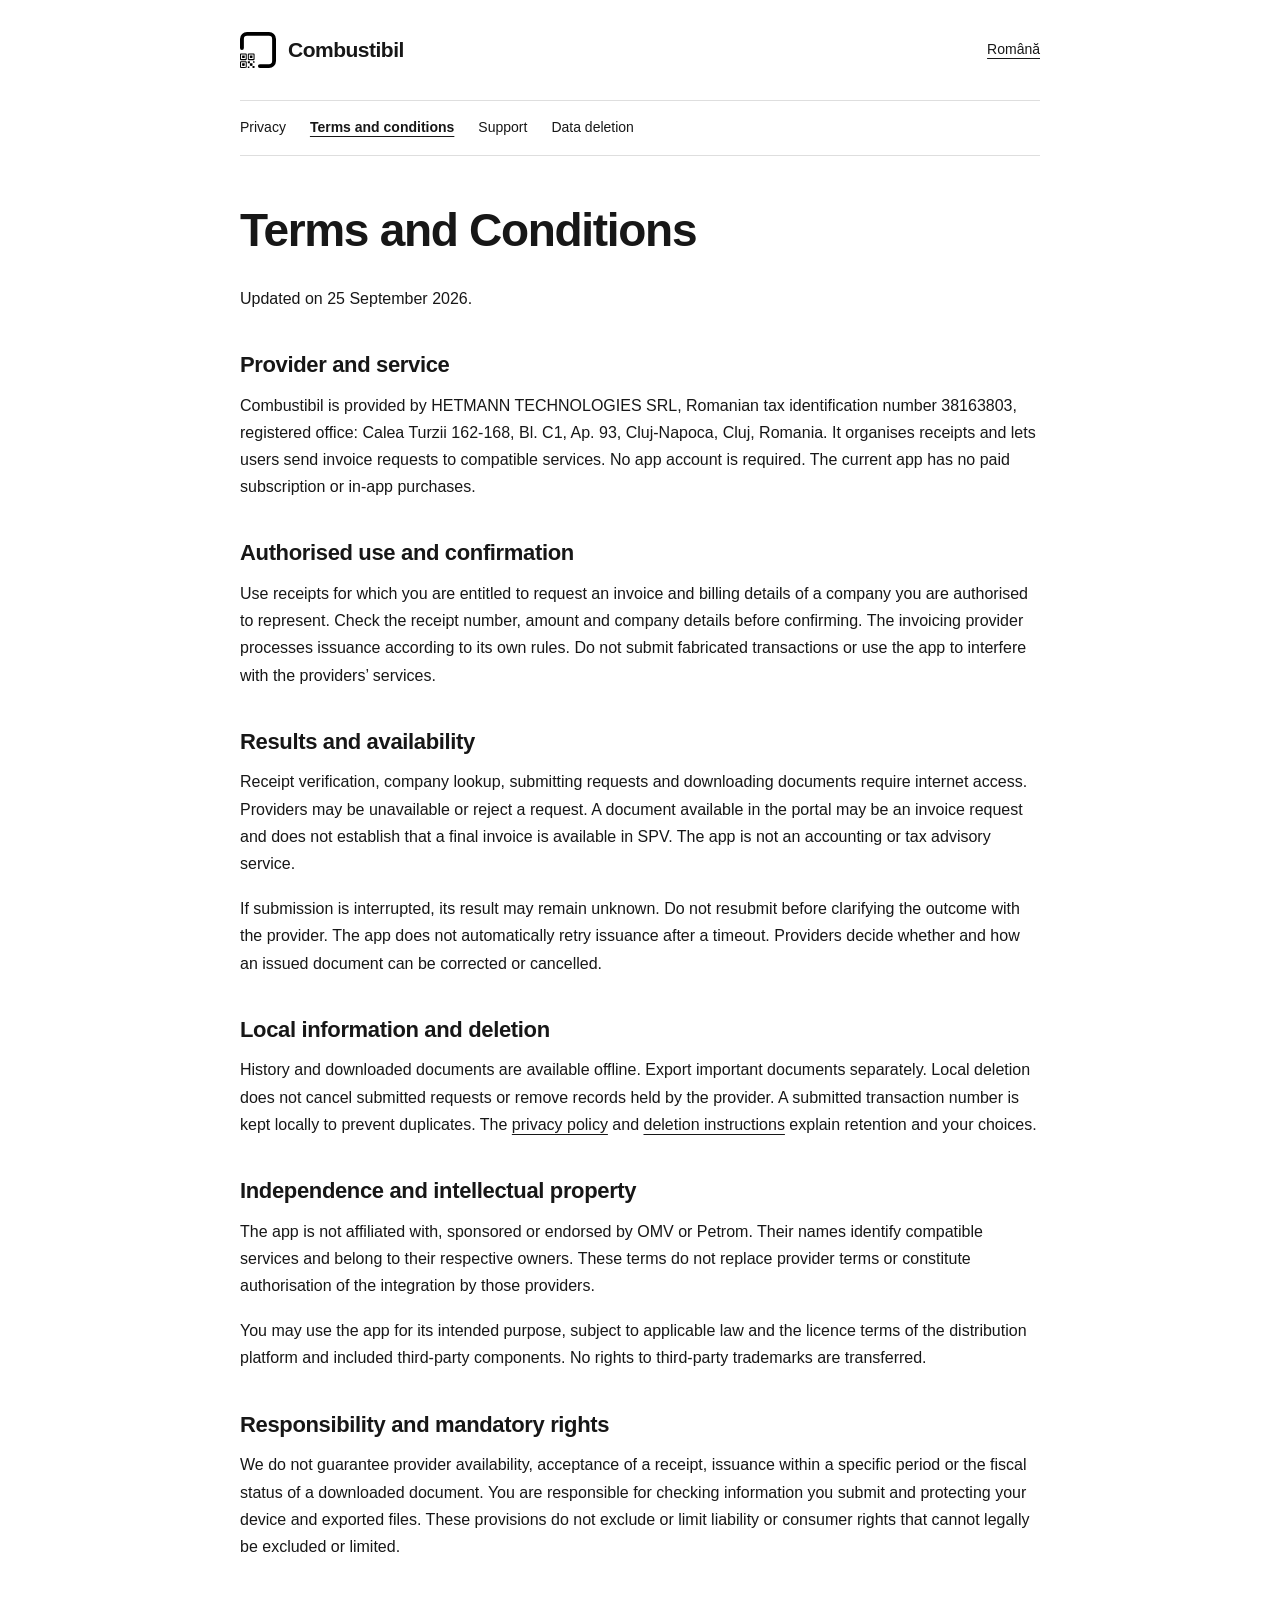
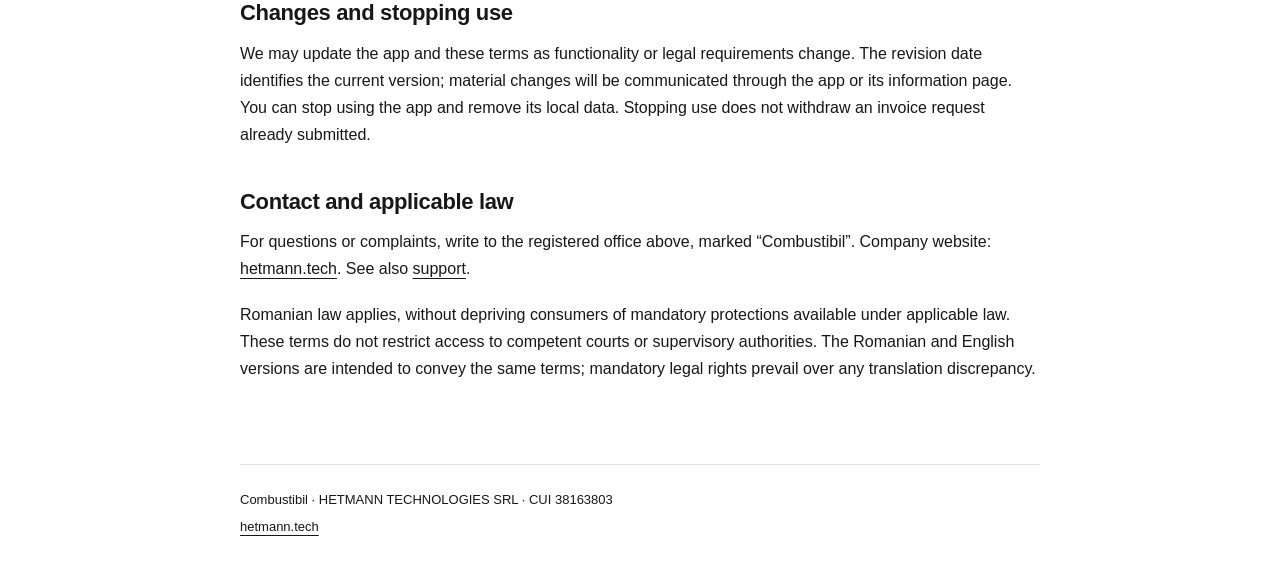
<file: en/terms.html>
<!doctype html>
<html lang="en">
<head>
<meta charset="utf-8">
<meta name="viewport" content="width=device-width, initial-scale=1">
<meta name="description" content="Terms and Conditions. Combustibil — HETMANN TECHNOLOGIES SRL.">
<meta name="color-scheme" content="light">
<meta name="referrer" content="strict-origin-when-cross-origin">
<title>Terms and Conditions | Combustibil</title>
<link rel="stylesheet" href="../styles.css">
<link rel="icon" href="../logo.svg" type="image/svg+xml">
<link rel="alternate" hreflang="ro" href="../ro/terms.html">
</head>
<body>
<a class="skip" href="#content">Skip to content</a>
<header><a class="brand" href="index.html"><img src="../logo.svg" width="36" height="36" alt="">Combustibil</a><a class="language" href="../ro/terms.html" lang="ro" hreflang="ro">Română</a></header>
<nav aria-label="Documents"><a href="privacy.html">Privacy</a><a href="terms.html" aria-current="page">Terms and conditions</a><a href="support.html">Support</a><a href="deletion.html">Data deletion</a></nav>
<main id="content"><h1>Terms and Conditions</h1><p>Updated on 25 September 2026.</p>
<h2>Provider and service</h2>
<p>Combustibil is provided by HETMANN TECHNOLOGIES SRL, Romanian tax identification number 38163803, registered office: Calea Turzii 162-168, Bl. C1, Ap. 93, Cluj-Napoca, Cluj, Romania. It organises receipts and lets users send invoice requests to compatible services. No app account is required. The current app has no paid subscription or in-app purchases.</p>
<h2>Authorised use and confirmation</h2>
<p>Use receipts for which you are entitled to request an invoice and billing details of a company you are authorised to represent. Check the receipt number, amount and company details before confirming. The invoicing provider processes issuance according to its own rules. Do not submit fabricated transactions or use the app to interfere with the providers’ services.</p>
<h2>Results and availability</h2>
<p>Receipt verification, company lookup, submitting requests and downloading documents require internet access. Providers may be unavailable or reject a request. A document available in the portal may be an invoice request and does not establish that a final invoice is available in SPV. The app is not an accounting or tax advisory service.</p>
<p>If submission is interrupted, its result may remain unknown. Do not resubmit before clarifying the outcome with the provider. The app does not automatically retry issuance after a timeout. Providers decide whether and how an issued document can be corrected or cancelled.</p>
<h2>Local information and deletion</h2>
<p>History and downloaded documents are available offline. Export important documents separately. Local deletion does not cancel submitted requests or remove records held by the provider. A submitted transaction number is kept locally to prevent duplicates. The <a href="privacy.html">privacy policy</a> and <a href="deletion.html">deletion instructions</a> explain retention and your choices.</p>
<h2>Independence and intellectual property</h2>
<p>The app is not affiliated with, sponsored or endorsed by OMV or Petrom. Their names identify compatible services and belong to their respective owners. These terms do not replace provider terms or constitute authorisation of the integration by those providers.</p>
<p>You may use the app for its intended purpose, subject to applicable law and the licence terms of the distribution platform and included third-party components. No rights to third-party trademarks are transferred.</p>
<h2>Responsibility and mandatory rights</h2>
<p>We do not guarantee provider availability, acceptance of a receipt, issuance within a specific period or the fiscal status of a downloaded document. You are responsible for checking information you submit and protecting your device and exported files. These provisions do not exclude or limit liability or consumer rights that cannot legally be excluded or limited.</p>
<h2>Changes and stopping use</h2>
<p>We may update the app and these terms as functionality or legal requirements change. The revision date identifies the current version; material changes will be communicated through the app or its information page. You can stop using the app and remove its local data. Stopping use does not withdraw an invoice request already submitted.</p>
<h2>Contact and applicable law</h2>
<p>For questions or complaints, write to the registered office above, marked “Combustibil”. Company website: <a href="https://hetmann.tech">hetmann.tech</a>. See also <a href="support.html">support</a>.</p>
<p>Romanian law applies, without depriving consumers of mandatory protections available under applicable law. These terms do not restrict access to competent courts or supervisory authorities. The Romanian and English versions are intended to convey the same terms; mandatory legal rights prevail over any translation discrepancy.</p>
</main>
<footer><p>Combustibil · HETMANN TECHNOLOGIES SRL · CUI 38163803</p><a href="https://hetmann.tech">hetmann.tech</a></footer>
</body></html>
</file>
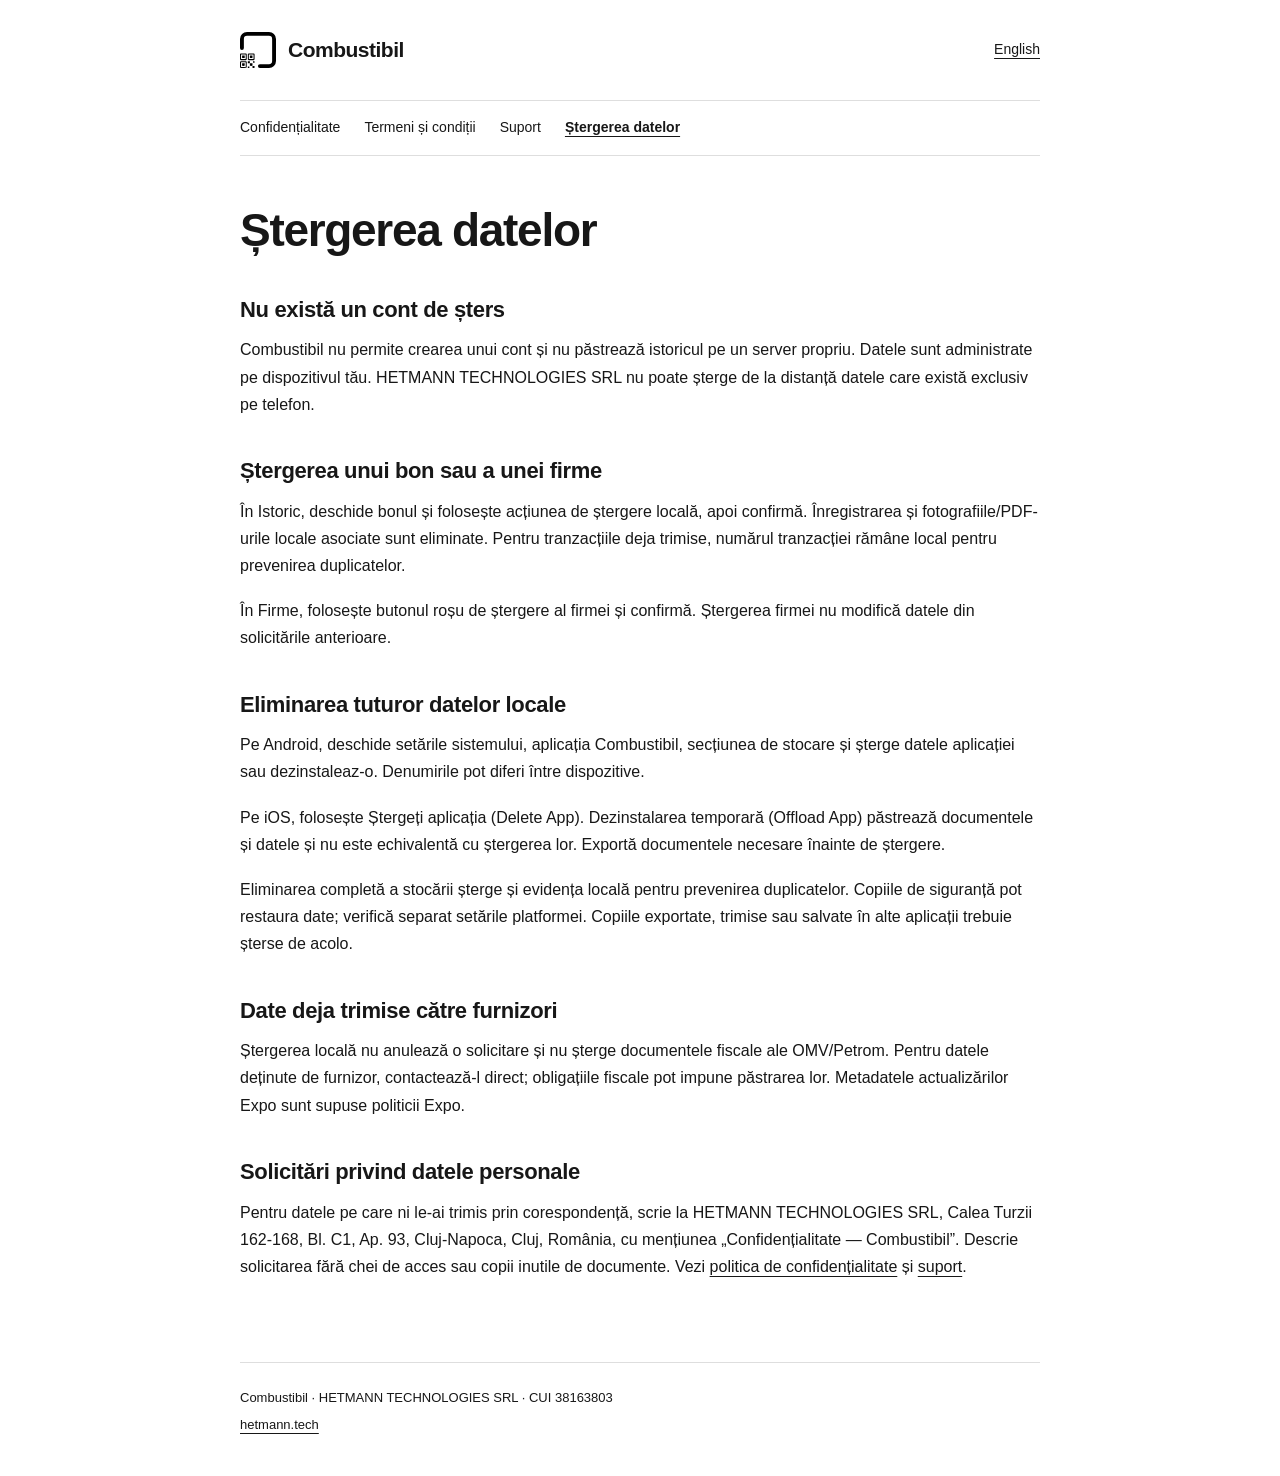
<file: ro/deletion.html>
<!doctype html>
<html lang="ro">
<head>
<meta charset="utf-8">
<meta name="viewport" content="width=device-width, initial-scale=1">
<meta name="description" content="Ștergerea datelor. Combustibil — HETMANN TECHNOLOGIES SRL.">
<meta name="color-scheme" content="light">
<meta name="referrer" content="strict-origin-when-cross-origin">
<title>Ștergerea datelor | Combustibil</title>
<link rel="stylesheet" href="../styles.css">
<link rel="icon" href="../logo.svg" type="image/svg+xml">
<link rel="alternate" hreflang="en" href="../en/deletion.html">
</head>
<body>
<a class="skip" href="#content">Sari la conținut</a>
<header><a class="brand" href="index.html"><img src="../logo.svg" width="36" height="36" alt="">Combustibil</a><a class="language" href="../en/deletion.html" lang="en" hreflang="en">English</a></header>
<nav aria-label="Documente"><a href="privacy.html">Confidențialitate</a><a href="terms.html">Termeni și condiții</a><a href="support.html">Suport</a><a href="deletion.html" aria-current="page">Ștergerea datelor</a></nav>
<main id="content"><h1>Ștergerea datelor</h1><h2>Nu există un cont de șters</h2>
<p>Combustibil nu permite crearea unui cont și nu păstrează istoricul pe un server propriu. Datele sunt administrate pe dispozitivul tău. HETMANN TECHNOLOGIES SRL nu poate șterge de la distanță datele care există exclusiv pe telefon.</p>
<h2>Ștergerea unui bon sau a unei firme</h2>
<p>În Istoric, deschide bonul și folosește acțiunea de ștergere locală, apoi confirmă. Înregistrarea și fotografiile/PDF-urile locale asociate sunt eliminate. Pentru tranzacțiile deja trimise, numărul tranzacției rămâne local pentru prevenirea duplicatelor.</p>
<p>În Firme, folosește butonul roșu de ștergere al firmei și confirmă. Ștergerea firmei nu modifică datele din solicitările anterioare.</p>
<h2>Eliminarea tuturor datelor locale</h2>
<p>Pe Android, deschide setările sistemului, aplicația Combustibil, secțiunea de stocare și șterge datele aplicației sau dezinstaleaz-o. Denumirile pot diferi între dispozitive.</p>
<p>Pe iOS, folosește Ștergeți aplicația (Delete App). Dezinstalarea temporară (Offload App) păstrează documentele și datele și nu este echivalentă cu ștergerea lor. Exportă documentele necesare înainte de ștergere.</p>
<p>Eliminarea completă a stocării șterge și evidența locală pentru prevenirea duplicatelor. Copiile de siguranță pot restaura date; verifică separat setările platformei. Copiile exportate, trimise sau salvate în alte aplicații trebuie șterse de acolo.</p>
<h2>Date deja trimise către furnizori</h2>
<p>Ștergerea locală nu anulează o solicitare și nu șterge documentele fiscale ale OMV/Petrom. Pentru datele deținute de furnizor, contactează-l direct; obligațiile fiscale pot impune păstrarea lor. Metadatele actualizărilor Expo sunt supuse politicii Expo.</p>
<h2>Solicitări privind datele personale</h2>
<p>Pentru datele pe care ni le-ai trimis prin corespondență, scrie la HETMANN TECHNOLOGIES SRL, Calea Turzii 162-168, Bl. C1, Ap. 93, Cluj-Napoca, Cluj, România, cu mențiunea „Confidențialitate — Combustibil”. Descrie solicitarea fără chei de acces sau copii inutile de documente. Vezi <a href="privacy.html">politica de confidențialitate</a> și <a href="support.html">suport</a>.</p>
</main>
<footer><p>Combustibil · HETMANN TECHNOLOGIES SRL · CUI 38163803</p><a href="https://hetmann.tech">hetmann.tech</a></footer>
</body></html>
</file>
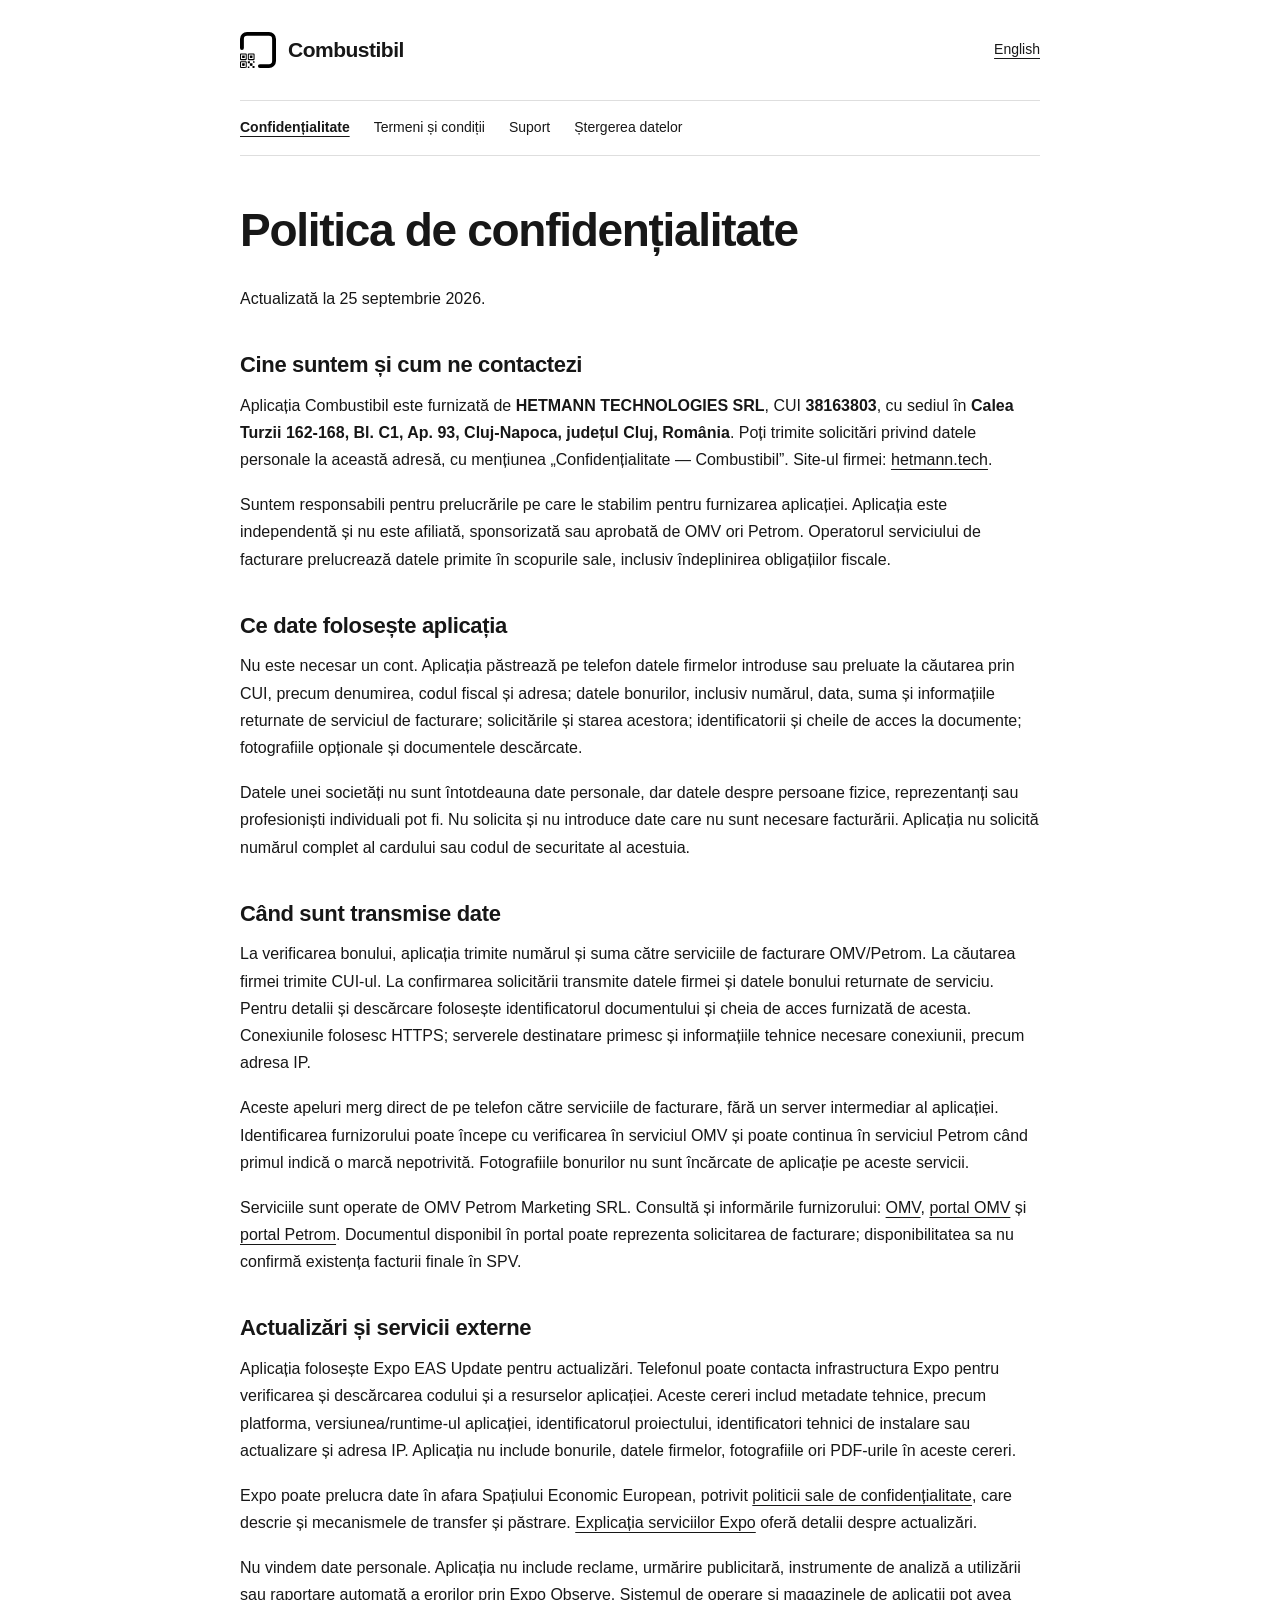
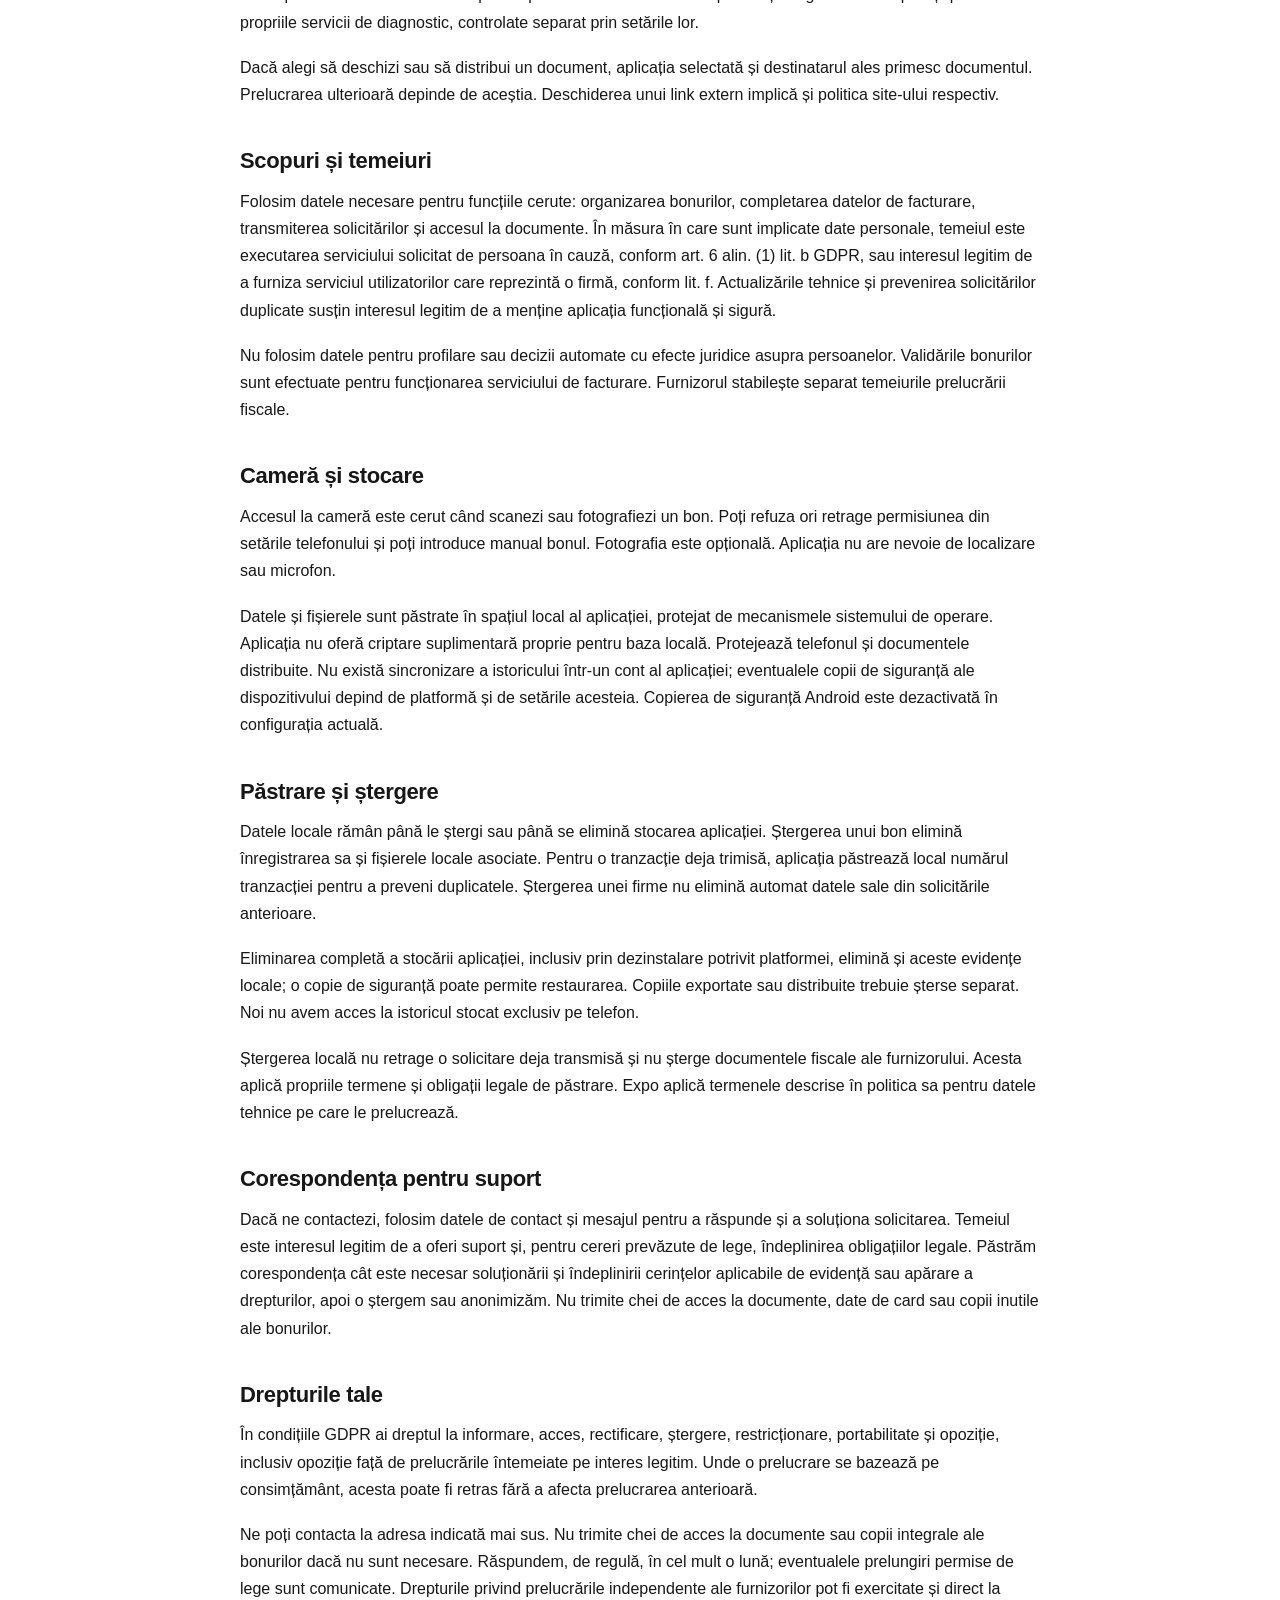
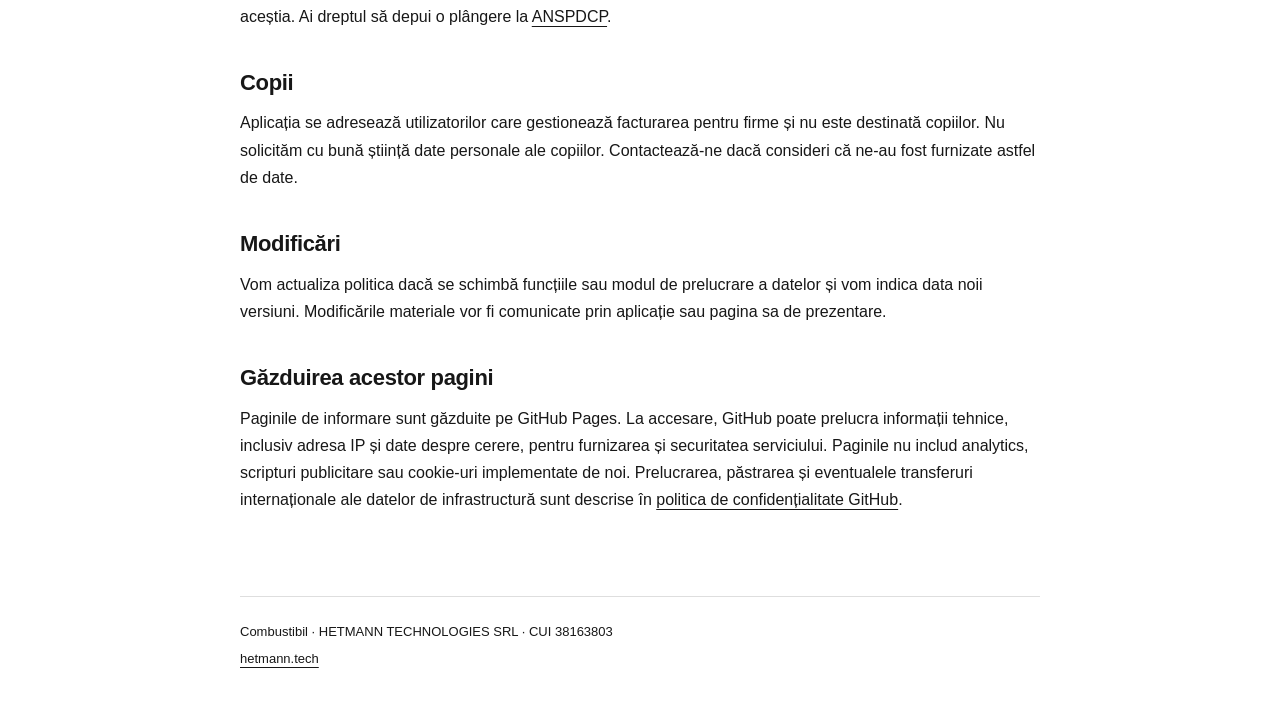
<file: ro/privacy.html>
<!doctype html>
<html lang="ro">
<head>
<meta charset="utf-8">
<meta name="viewport" content="width=device-width, initial-scale=1">
<meta name="description" content="Politica de confidențialitate. Combustibil — HETMANN TECHNOLOGIES SRL.">
<meta name="color-scheme" content="light">
<meta name="referrer" content="strict-origin-when-cross-origin">
<title>Politica de confidențialitate | Combustibil</title>
<link rel="stylesheet" href="../styles.css">
<link rel="icon" href="../logo.svg" type="image/svg+xml">
<link rel="alternate" hreflang="en" href="../en/privacy.html">
</head>
<body>
<a class="skip" href="#content">Sari la conținut</a>
<header><a class="brand" href="index.html"><img src="../logo.svg" width="36" height="36" alt="">Combustibil</a><a class="language" href="../en/privacy.html" lang="en" hreflang="en">English</a></header>
<nav aria-label="Documente"><a href="privacy.html" aria-current="page">Confidențialitate</a><a href="terms.html">Termeni și condiții</a><a href="support.html">Suport</a><a href="deletion.html">Ștergerea datelor</a></nav>
<main id="content"><h1>Politica de confidențialitate</h1><p>Actualizată la 25 septembrie 2026.</p>
<h2>Cine suntem și cum ne contactezi</h2>
<p>Aplicația Combustibil este furnizată de <strong>HETMANN TECHNOLOGIES SRL</strong>, CUI <strong>38163803</strong>, cu sediul în <strong>Calea Turzii 162-168, Bl. C1, Ap. 93, Cluj-Napoca, județul Cluj, România</strong>. Poți trimite solicitări privind datele personale la această adresă, cu mențiunea „Confidențialitate — Combustibil”. Site-ul firmei: <a href="https://hetmann.tech">hetmann.tech</a>.</p>
<p>Suntem responsabili pentru prelucrările pe care le stabilim pentru furnizarea aplicației. Aplicația este independentă și nu este afiliată, sponsorizată sau aprobată de OMV ori Petrom. Operatorul serviciului de facturare prelucrează datele primite în scopurile sale, inclusiv îndeplinirea obligațiilor fiscale.</p>
<h2>Ce date folosește aplicația</h2>
<p>Nu este necesar un cont. Aplicația păstrează pe telefon datele firmelor introduse sau preluate la căutarea prin CUI, precum denumirea, codul fiscal și adresa; datele bonurilor, inclusiv numărul, data, suma și informațiile returnate de serviciul de facturare; solicitările și starea acestora; identificatorii și cheile de acces la documente; fotografiile opționale și documentele descărcate.</p>
<p>Datele unei societăți nu sunt întotdeauna date personale, dar datele despre persoane fizice, reprezentanți sau profesioniști individuali pot fi. Nu solicita și nu introduce date care nu sunt necesare facturării. Aplicația nu solicită numărul complet al cardului sau codul de securitate al acestuia.</p>
<h2>Când sunt transmise date</h2>
<p>La verificarea bonului, aplicația trimite numărul și suma către serviciile de facturare OMV/Petrom. La căutarea firmei trimite CUI-ul. La confirmarea solicitării transmite datele firmei și datele bonului returnate de serviciu. Pentru detalii și descărcare folosește identificatorul documentului și cheia de acces furnizată de acesta. Conexiunile folosesc HTTPS; serverele destinatare primesc și informațiile tehnice necesare conexiunii, precum adresa IP.</p>
<p>Aceste apeluri merg direct de pe telefon către serviciile de facturare, fără un server intermediar al aplicației. Identificarea furnizorului poate începe cu verificarea în serviciul OMV și poate continua în serviciul Petrom când primul indică o marcă nepotrivită. Fotografiile bonurilor nu sunt încărcate de aplicație pe aceste servicii.</p>
<p>Serviciile sunt operate de OMV Petrom Marketing SRL. Consultă și informările furnizorului: <a href="https://www.omv.ro/ro/protectia-datelor">OMV</a>, <a href="https://efacturi.omv.ro/create-invoice">portal OMV</a> și <a href="https://efacturi.petrom.ro/create-invoice">portal Petrom</a>. Documentul disponibil în portal poate reprezenta solicitarea de facturare; disponibilitatea sa nu confirmă existența facturii finale în SPV.</p>
<h2>Actualizări și servicii externe</h2>
<p>Aplicația folosește Expo EAS Update pentru actualizări. Telefonul poate contacta infrastructura Expo pentru verificarea și descărcarea codului și a resurselor aplicației. Aceste cereri includ metadate tehnice, precum platforma, versiunea/runtime-ul aplicației, identificatorul proiectului, identificatori tehnici de instalare sau actualizare și adresa IP. Aplicația nu include bonurile, datele firmelor, fotografiile ori PDF-urile în aceste cereri.</p>
<p>Expo poate prelucra date în afara Spațiului Economic European, potrivit <a href="https://expo.dev/privacy">politicii sale de confidențialitate</a>, care descrie și mecanismele de transfer și păstrare. <a href="https://expo.dev/privacy-explained">Explicația serviciilor Expo</a> oferă detalii despre actualizări.</p>
<p>Nu vindem date personale. Aplicația nu include reclame, urmărire publicitară, instrumente de analiză a utilizării sau raportare automată a erorilor prin Expo Observe. Sistemul de operare și magazinele de aplicații pot avea propriile servicii de diagnostic, controlate separat prin setările lor.</p>
<p>Dacă alegi să deschizi sau să distribui un document, aplicația selectată și destinatarul ales primesc documentul. Prelucrarea ulterioară depinde de aceștia. Deschiderea unui link extern implică și politica site-ului respectiv.</p>
<h2>Scopuri și temeiuri</h2>
<p>Folosim datele necesare pentru funcțiile cerute: organizarea bonurilor, completarea datelor de facturare, transmiterea solicitărilor și accesul la documente. În măsura în care sunt implicate date personale, temeiul este executarea serviciului solicitat de persoana în cauză, conform art. 6 alin. (1) lit. b GDPR, sau interesul legitim de a furniza serviciul utilizatorilor care reprezintă o firmă, conform lit. f. Actualizările tehnice și prevenirea solicitărilor duplicate susțin interesul legitim de a menține aplicația funcțională și sigură.</p>
<p>Nu folosim datele pentru profilare sau decizii automate cu efecte juridice asupra persoanelor. Validările bonurilor sunt efectuate pentru funcționarea serviciului de facturare. Furnizorul stabilește separat temeiurile prelucrării fiscale.</p>
<h2>Cameră și stocare</h2>
<p>Accesul la cameră este cerut când scanezi sau fotografiezi un bon. Poți refuza ori retrage permisiunea din setările telefonului și poți introduce manual bonul. Fotografia este opțională. Aplicația nu are nevoie de localizare sau microfon.</p>
<p>Datele și fișierele sunt păstrate în spațiul local al aplicației, protejat de mecanismele sistemului de operare. Aplicația nu oferă criptare suplimentară proprie pentru baza locală. Protejează telefonul și documentele distribuite. Nu există sincronizare a istoricului într-un cont al aplicației; eventualele copii de siguranță ale dispozitivului depind de platformă și de setările acesteia. Copierea de siguranță Android este dezactivată în configurația actuală.</p>
<h2>Păstrare și ștergere</h2>
<p>Datele locale rămân până le ștergi sau până se elimină stocarea aplicației. Ștergerea unui bon elimină înregistrarea sa și fișierele locale asociate. Pentru o tranzacție deja trimisă, aplicația păstrează local numărul tranzacției pentru a preveni duplicatele. Ștergerea unei firme nu elimină automat datele sale din solicitările anterioare.</p>
<p>Eliminarea completă a stocării aplicației, inclusiv prin dezinstalare potrivit platformei, elimină și aceste evidențe locale; o copie de siguranță poate permite restaurarea. Copiile exportate sau distribuite trebuie șterse separat. Noi nu avem acces la istoricul stocat exclusiv pe telefon.</p>
<p>Ștergerea locală nu retrage o solicitare deja transmisă și nu șterge documentele fiscale ale furnizorului. Acesta aplică propriile termene și obligații legale de păstrare. Expo aplică termenele descrise în politica sa pentru datele tehnice pe care le prelucrează.</p>
<h2>Corespondența pentru suport</h2>
<p>Dacă ne contactezi, folosim datele de contact și mesajul pentru a răspunde și a soluționa solicitarea. Temeiul este interesul legitim de a oferi suport și, pentru cereri prevăzute de lege, îndeplinirea obligațiilor legale. Păstrăm corespondența cât este necesar soluționării și îndeplinirii cerințelor aplicabile de evidență sau apărare a drepturilor, apoi o ștergem sau anonimizăm. Nu trimite chei de acces la documente, date de card sau copii inutile ale bonurilor.</p>
<h2>Drepturile tale</h2>
<p>În condițiile GDPR ai dreptul la informare, acces, rectificare, ștergere, restricționare, portabilitate și opoziție, inclusiv opoziție față de prelucrările întemeiate pe interes legitim. Unde o prelucrare se bazează pe consimțământ, acesta poate fi retras fără a afecta prelucrarea anterioară.</p>
<p>Ne poți contacta la adresa indicată mai sus. Nu trimite chei de acces la documente sau copii integrale ale bonurilor dacă nu sunt necesare. Răspundem, de regulă, în cel mult o lună; eventualele prelungiri permise de lege sunt comunicate. Drepturile privind prelucrările independente ale furnizorilor pot fi exercitate și direct la aceștia. Ai dreptul să depui o plângere la <a href="https://www.dataprotection.ro">ANSPDCP</a>.</p>
<h2>Copii</h2>
<p>Aplicația se adresează utilizatorilor care gestionează facturarea pentru firme și nu este destinată copiilor. Nu solicităm cu bună știință date personale ale copiilor. Contactează-ne dacă consideri că ne-au fost furnizate astfel de date.</p>
<h2>Modificări</h2>
<p>Vom actualiza politica dacă se schimbă funcțiile sau modul de prelucrare a datelor și vom indica data noii versiuni. Modificările materiale vor fi comunicate prin aplicație sau pagina sa de prezentare.</p>
<h2>Găzduirea acestor pagini</h2>
<p>Paginile de informare sunt găzduite pe GitHub Pages. La accesare, GitHub poate prelucra informații tehnice, inclusiv adresa IP și date despre cerere, pentru furnizarea și securitatea serviciului. Paginile nu includ analytics, scripturi publicitare sau cookie-uri implementate de noi. Prelucrarea, păstrarea și eventualele transferuri internaționale ale datelor de infrastructură sunt descrise în <a href="https://docs.github.com/en/site-policy/privacy-policies/github-general-privacy-statement">politica de confidențialitate GitHub</a>.</p>
</main>
<footer><p>Combustibil · HETMANN TECHNOLOGIES SRL · CUI 38163803</p><a href="https://hetmann.tech">hetmann.tech</a></footer>
</body></html>
</file>
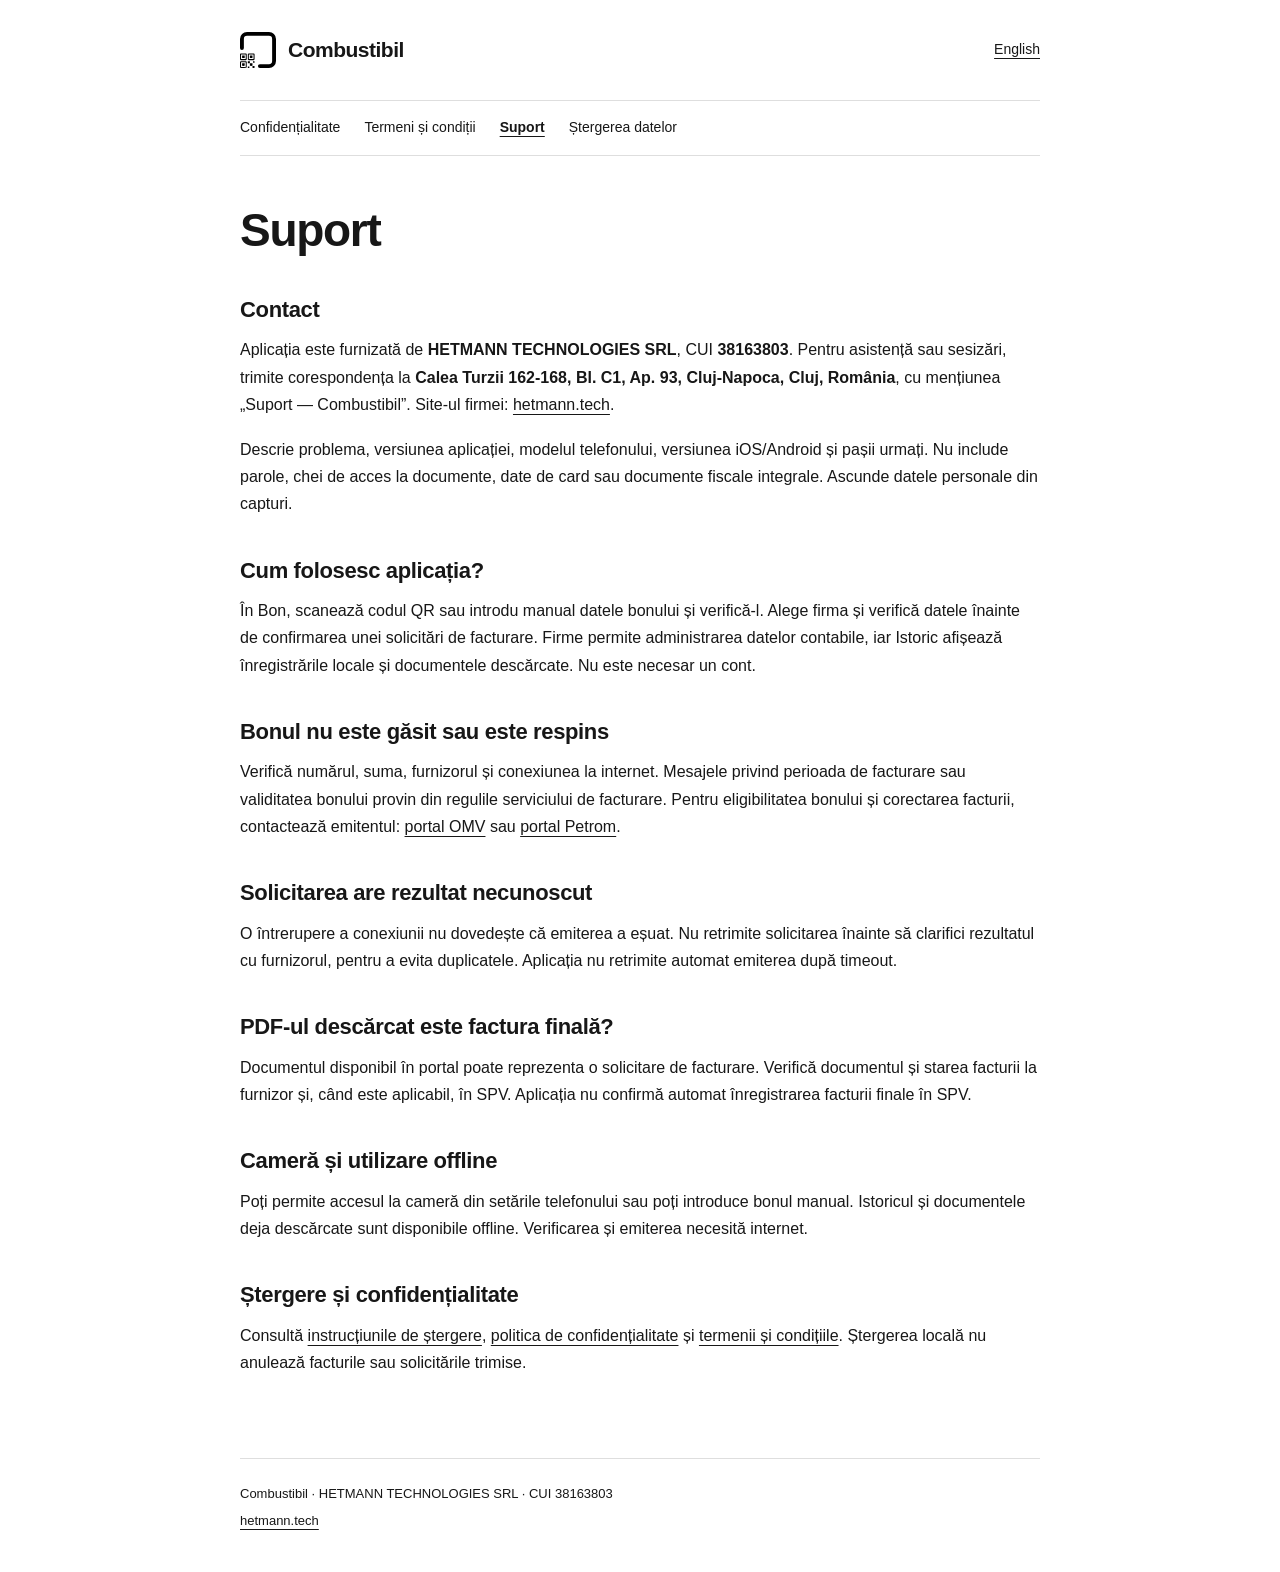
<file: ro/support.html>
<!doctype html>
<html lang="ro">
<head>
<meta charset="utf-8">
<meta name="viewport" content="width=device-width, initial-scale=1">
<meta name="description" content="Suport. Combustibil — HETMANN TECHNOLOGIES SRL.">
<meta name="color-scheme" content="light">
<meta name="referrer" content="strict-origin-when-cross-origin">
<title>Suport | Combustibil</title>
<link rel="stylesheet" href="../styles.css">
<link rel="icon" href="../logo.svg" type="image/svg+xml">
<link rel="alternate" hreflang="en" href="../en/support.html">
</head>
<body>
<a class="skip" href="#content">Sari la conținut</a>
<header><a class="brand" href="index.html"><img src="../logo.svg" width="36" height="36" alt="">Combustibil</a><a class="language" href="../en/support.html" lang="en" hreflang="en">English</a></header>
<nav aria-label="Documente"><a href="privacy.html">Confidențialitate</a><a href="terms.html">Termeni și condiții</a><a href="support.html" aria-current="page">Suport</a><a href="deletion.html">Ștergerea datelor</a></nav>
<main id="content"><h1>Suport</h1><h2>Contact</h2>
<p>Aplicația este furnizată de <strong>HETMANN TECHNOLOGIES SRL</strong>, CUI <strong>38163803</strong>. Pentru asistență sau sesizări, trimite corespondența la <strong>Calea Turzii 162-168, Bl. C1, Ap. 93, Cluj-Napoca, Cluj, România</strong>, cu mențiunea „Suport — Combustibil”. Site-ul firmei: <a href="https://hetmann.tech">hetmann.tech</a>.</p>
<p>Descrie problema, versiunea aplicației, modelul telefonului, versiunea iOS/Android și pașii urmați. Nu include parole, chei de acces la documente, date de card sau documente fiscale integrale. Ascunde datele personale din capturi.</p>
<h2>Cum folosesc aplicația?</h2>
<p>În Bon, scanează codul QR sau introdu manual datele bonului și verifică-l. Alege firma și verifică datele înainte de confirmarea unei solicitări de facturare. Firme permite administrarea datelor contabile, iar Istoric afișează înregistrările locale și documentele descărcate. Nu este necesar un cont.</p>
<h2>Bonul nu este găsit sau este respins</h2>
<p>Verifică numărul, suma, furnizorul și conexiunea la internet. Mesajele privind perioada de facturare sau validitatea bonului provin din regulile serviciului de facturare. Pentru eligibilitatea bonului și corectarea facturii, contactează emitentul: <a href="https://efacturi.omv.ro/create-invoice">portal OMV</a> sau <a href="https://efacturi.petrom.ro/create-invoice">portal Petrom</a>.</p>
<h2>Solicitarea are rezultat necunoscut</h2>
<p>O întrerupere a conexiunii nu dovedește că emiterea a eșuat. Nu retrimite solicitarea înainte să clarifici rezultatul cu furnizorul, pentru a evita duplicatele. Aplicația nu retrimite automat emiterea după timeout.</p>
<h2>PDF-ul descărcat este factura finală?</h2>
<p>Documentul disponibil în portal poate reprezenta o solicitare de facturare. Verifică documentul și starea facturii la furnizor și, când este aplicabil, în SPV. Aplicația nu confirmă automat înregistrarea facturii finale în SPV.</p>
<h2>Cameră și utilizare offline</h2>
<p>Poți permite accesul la cameră din setările telefonului sau poți introduce bonul manual. Istoricul și documentele deja descărcate sunt disponibile offline. Verificarea și emiterea necesită internet.</p>
<h2>Ștergere și confidențialitate</h2>
<p>Consultă <a href="deletion.html">instrucțiunile de ștergere</a>, <a href="privacy.html">politica de confidențialitate</a> și <a href="terms.html">termenii și condițiile</a>. Ștergerea locală nu anulează facturile sau solicitările trimise.</p>
</main>
<footer><p>Combustibil · HETMANN TECHNOLOGIES SRL · CUI 38163803</p><a href="https://hetmann.tech">hetmann.tech</a></footer>
</body></html>
</file>
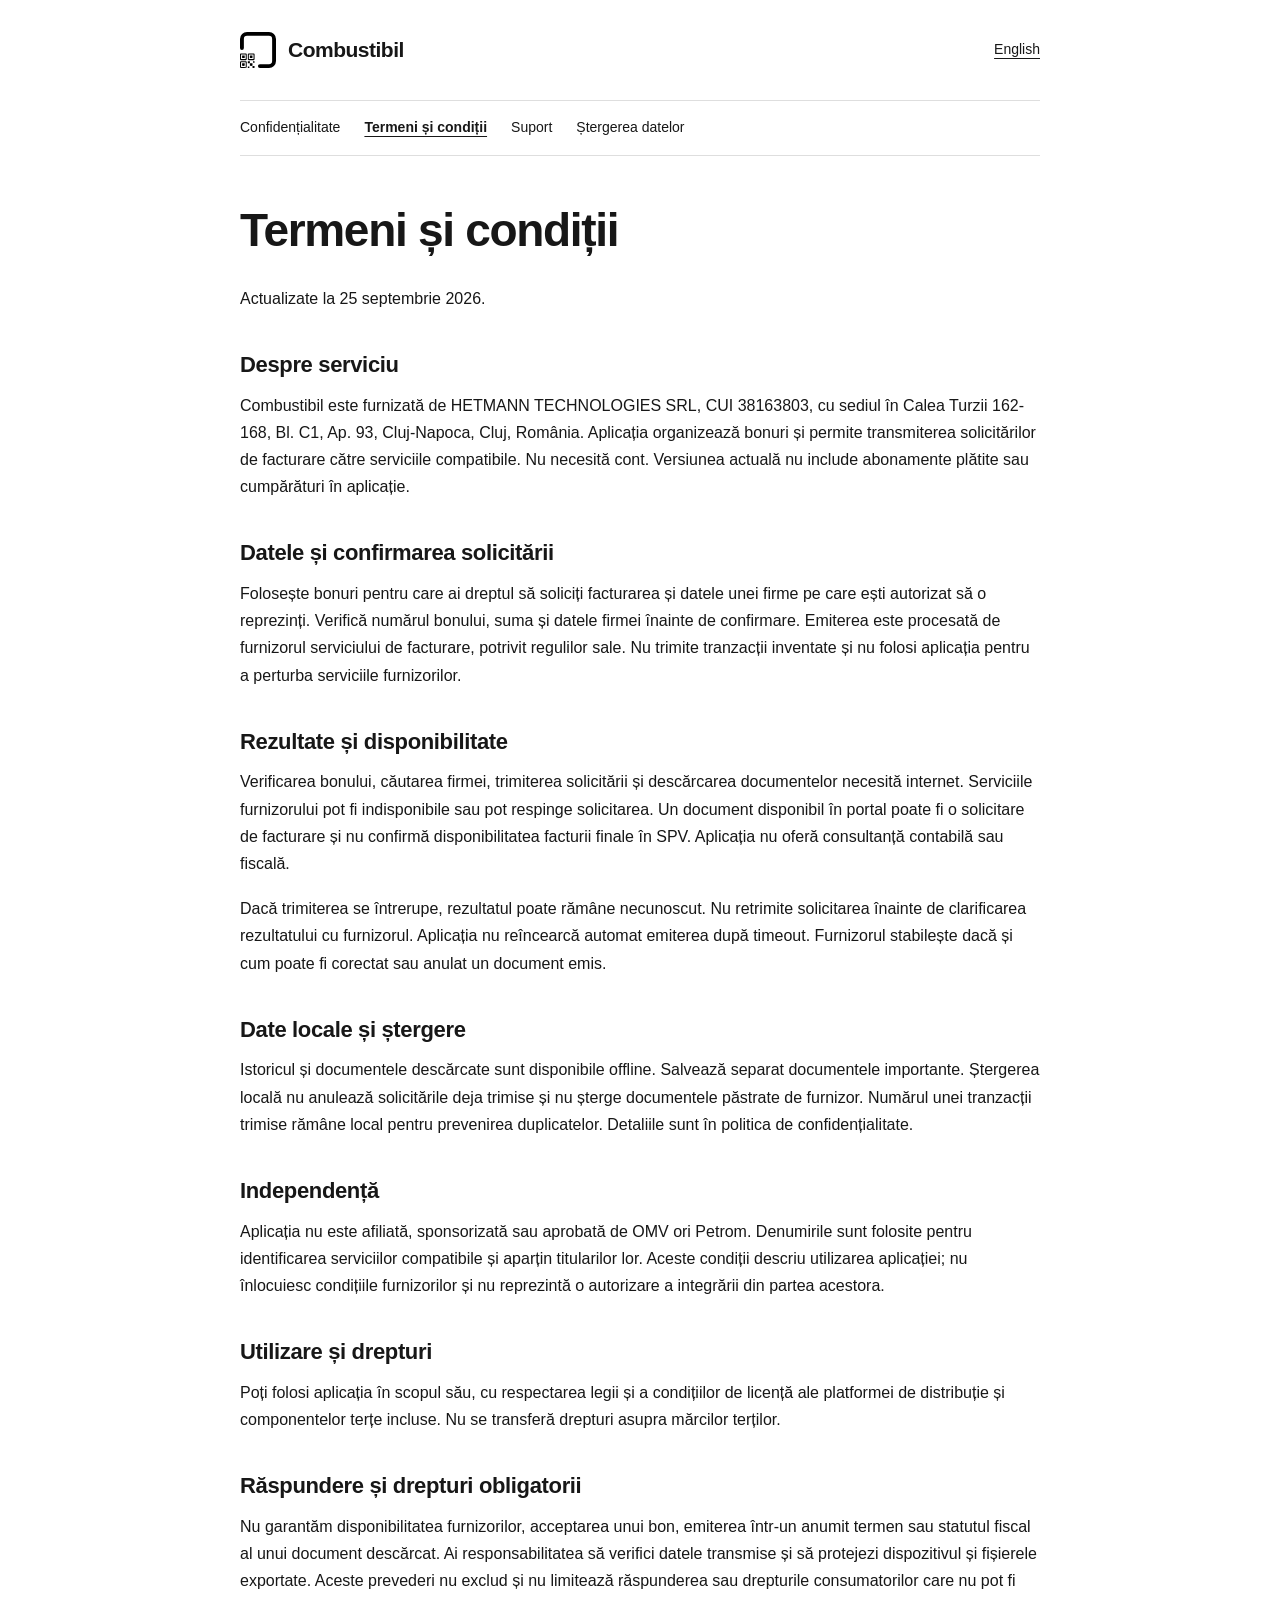
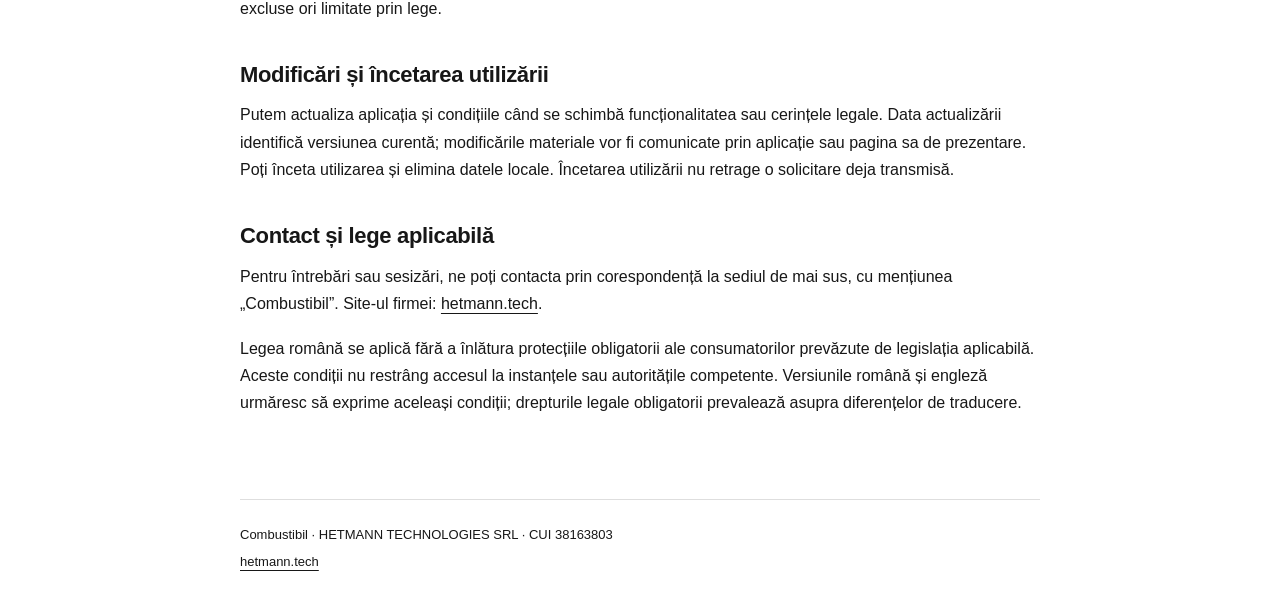
<file: ro/terms.html>
<!doctype html>
<html lang="ro">
<head>
<meta charset="utf-8">
<meta name="viewport" content="width=device-width, initial-scale=1">
<meta name="description" content="Termeni și condiții. Combustibil — HETMANN TECHNOLOGIES SRL.">
<meta name="color-scheme" content="light">
<meta name="referrer" content="strict-origin-when-cross-origin">
<title>Termeni și condiții | Combustibil</title>
<link rel="stylesheet" href="../styles.css">
<link rel="icon" href="../logo.svg" type="image/svg+xml">
<link rel="alternate" hreflang="en" href="../en/terms.html">
</head>
<body>
<a class="skip" href="#content">Sari la conținut</a>
<header><a class="brand" href="index.html"><img src="../logo.svg" width="36" height="36" alt="">Combustibil</a><a class="language" href="../en/terms.html" lang="en" hreflang="en">English</a></header>
<nav aria-label="Documente"><a href="privacy.html">Confidențialitate</a><a href="terms.html" aria-current="page">Termeni și condiții</a><a href="support.html">Suport</a><a href="deletion.html">Ștergerea datelor</a></nav>
<main id="content"><h1>Termeni și condiții</h1><p>Actualizate la 25 septembrie 2026.</p>
<h2>Despre serviciu</h2>
<p>Combustibil este furnizată de HETMANN TECHNOLOGIES SRL, CUI 38163803, cu sediul în Calea Turzii 162-168, Bl. C1, Ap. 93, Cluj-Napoca, Cluj, România. Aplicația organizează bonuri și permite transmiterea solicitărilor de facturare către serviciile compatibile. Nu necesită cont. Versiunea actuală nu include abonamente plătite sau cumpărături în aplicație.</p>
<h2>Datele și confirmarea solicitării</h2>
<p>Folosește bonuri pentru care ai dreptul să soliciți facturarea și datele unei firme pe care ești autorizat să o reprezinți. Verifică numărul bonului, suma și datele firmei înainte de confirmare. Emiterea este procesată de furnizorul serviciului de facturare, potrivit regulilor sale. Nu trimite tranzacții inventate și nu folosi aplicația pentru a perturba serviciile furnizorilor.</p>
<h2>Rezultate și disponibilitate</h2>
<p>Verificarea bonului, căutarea firmei, trimiterea solicitării și descărcarea documentelor necesită internet. Serviciile furnizorului pot fi indisponibile sau pot respinge solicitarea. Un document disponibil în portal poate fi o solicitare de facturare și nu confirmă disponibilitatea facturii finale în SPV. Aplicația nu oferă consultanță contabilă sau fiscală.</p>
<p>Dacă trimiterea se întrerupe, rezultatul poate rămâne necunoscut. Nu retrimite solicitarea înainte de clarificarea rezultatului cu furnizorul. Aplicația nu reîncearcă automat emiterea după timeout. Furnizorul stabilește dacă și cum poate fi corectat sau anulat un document emis.</p>
<h2>Date locale și ștergere</h2>
<p>Istoricul și documentele descărcate sunt disponibile offline. Salvează separat documentele importante. Ștergerea locală nu anulează solicitările deja trimise și nu șterge documentele păstrate de furnizor. Numărul unei tranzacții trimise rămâne local pentru prevenirea duplicatelor. Detaliile sunt în politica de confidențialitate.</p>
<h2>Independență</h2>
<p>Aplicația nu este afiliată, sponsorizată sau aprobată de OMV ori Petrom. Denumirile sunt folosite pentru identificarea serviciilor compatibile și aparțin titularilor lor. Aceste condiții descriu utilizarea aplicației; nu înlocuiesc condițiile furnizorilor și nu reprezintă o autorizare a integrării din partea acestora.</p>
<h2>Utilizare și drepturi</h2>
<p>Poți folosi aplicația în scopul său, cu respectarea legii și a condițiilor de licență ale platformei de distribuție și componentelor terțe incluse. Nu se transferă drepturi asupra mărcilor terților.</p>
<h2>Răspundere și drepturi obligatorii</h2>
<p>Nu garantăm disponibilitatea furnizorilor, acceptarea unui bon, emiterea într-un anumit termen sau statutul fiscal al unui document descărcat. Ai responsabilitatea să verifici datele transmise și să protejezi dispozitivul și fișierele exportate. Aceste prevederi nu exclud și nu limitează răspunderea sau drepturile consumatorilor care nu pot fi excluse ori limitate prin lege.</p>
<h2>Modificări și încetarea utilizării</h2>
<p>Putem actualiza aplicația și condițiile când se schimbă funcționalitatea sau cerințele legale. Data actualizării identifică versiunea curentă; modificările materiale vor fi comunicate prin aplicație sau pagina sa de prezentare. Poți înceta utilizarea și elimina datele locale. Încetarea utilizării nu retrage o solicitare deja transmisă.</p>
<h2>Contact și lege aplicabilă</h2>
<p>Pentru întrebări sau sesizări, ne poți contacta prin corespondență la sediul de mai sus, cu mențiunea „Combustibil”. Site-ul firmei: <a href="https://hetmann.tech">hetmann.tech</a>.</p>
<p>Legea română se aplică fără a înlătura protecțiile obligatorii ale consumatorilor prevăzute de legislația aplicabilă. Aceste condiții nu restrâng accesul la instanțele sau autoritățile competente. Versiunile română și engleză urmăresc să exprime aceleași condiții; drepturile legale obligatorii prevalează asupra diferențelor de traducere.</p>
</main>
<footer><p>Combustibil · HETMANN TECHNOLOGIES SRL · CUI 38163803</p><a href="https://hetmann.tech">hetmann.tech</a></footer>
</body></html>
</file>
<file: home.css>
:root{font-family:-apple-system,BlinkMacSystemFont,"Segoe UI",sans-serif;color:#181818;background:#fafafa;line-height:1.6;font-synthesis:none;color-scheme:light}*{box-sizing:border-box}html{scroll-behavior:smooth;scroll-padding-top:24px}body{margin:0}a{color:inherit;text-decoration:none}button{font:inherit}a:focus-visible,summary:focus-visible{outline:3px solid #555;outline-offset:6px}a:hover{text-decoration:underline;text-underline-offset:5px}.wrap{width:min(1184px,calc(100% - 64px));margin:auto}skip,.skip{position:absolute;top:-100px}.skip:focus{top:10px;left:10px;z-index:10;background:#fff;padding:10px}header{display:flex;align-items:center;gap:36px;padding:30px 0}.brand{display:inline-flex;gap:11px;align-items:center;font-size:20px;font-weight:700;letter-spacing:-.6px;white-space:nowrap}.brand img{object-fit:contain}nav{display:flex;gap:28px;margin-left:26px;font-size:14px}.language{margin-left:auto;font-size:14px}.nav-cta{background:#191919;color:white;border-radius:999px;padding:11px 22px;font-size:13px;font-weight:600;white-space:nowrap}.hero{display:grid;grid-template-columns:1.08fr 1fr;align-items:center;min-height:660px;gap:32px;padding:40px 0 60px;overflow:hidden}.hero-copy{position:relative;z-index:1;padding-bottom:36px}.eyebrow{font-size:10px;font-weight:650;letter-spacing:2px;margin:0 0 24px;color:#666}h1{font-size:clamp(42px,4.5vw,62px);font-weight:650;line-height:1.1;letter-spacing:-2.6px;margin:0 0 26px}.lead{font-size:18px;line-height:1.8;color:#565656;max-width:465px;margin:0 0 30px}.stores{display:flex;flex-wrap:wrap;gap:12px;scroll-margin-top:40px}.store{border:0;display:flex;align-items:center;gap:12px;background:#202020;color:#fff;padding:10px 17px;border-radius:10px;text-align:left;min-width:170px;line-height:1.15}.store:disabled{cursor:default;opacity:1}.store small{display:block;font-size:10px;letter-spacing:.2px;margin-bottom:4px;color:#ddd}.store strong{font-size:20px;font-weight:550;white-space:nowrap}.store-os{font-size:12px;font-weight:700;border-right:1px solid #666;padding-right:12px;letter-spacing:.2px}.availability{font-size:12px;color:#666;margin:14px 0 34px}.benefits{display:flex;flex-wrap:wrap;gap:12px 24px;padding:0;list-style:none;font-size:12px;color:#555}.benefits li:before{content:'✓';margin-right:7px;color:#171717}.showcase{position:relative;isolation:isolate;margin:0;display:flex;align-items:center;flex-direction:column;padding:8px 0 0}.orbit{position:absolute;border:1px solid #e2e2e2;border-radius:50%;z-index:-1;left:50%;top:48%;transform:translate(-50%,-50%);aspect-ratio:1}.orbit-one{width:390px}.orbit-two{width:580px}.orbit-three{width:770px}.phone{position:relative;width:278px;height:552px;border:6px solid #e4e4e4;border-radius:43px;background:#fff;box-shadow:0 0 0 1px #d1d1d1,0 24px 50px #7772;overflow:hidden}.island{position:absolute;top:11px;left:50%;transform:translateX(-50%);width:83px;height:23px;background:#181818;border-radius:16px}.status{padding:16px 21px;display:flex;justify-content:space-between;font-size:10px;font-weight:700}.phone-content{padding:21px}.app-logo{margin-bottom:18px}.receipt-status{font-size:12px;font-weight:600;margin-bottom:6px}.amount{font-size:36px;letter-spacing:-1.3px;font-weight:700;line-height:1.2}.amount span{font-size:21px;font-weight:500}.receipt-info{font-size:10px;color:#666;margin:8px 0 24px}.receipt-rule{height:1px;background:#e7e7e7;margin-bottom:20px}.field-label{font-size:10px;color:#777;display:block}.company{font-size:14px;display:block;margin-top:5px}.company-note{font-size:10px;color:#777;margin:4px 0 22px}.fake-button{font-size:12px;text-align:center;background:#191919;color:white;padding:12px 5px;border-radius:30px;font-weight:600}.document{display:flex;gap:10px;align-items:center;margin-top:22px;font-size:10px}.document>span{font-size:9px;border:1px solid #ddd;padding:9px 5px;border-radius:3px}.document strong{display:block;font-size:10px}.document small{color:#777}.phone-tabs{display:flex;justify-content:space-around;padding:10px 4px;background:#fafafa;position:absolute;bottom:18px;left:0;right:0;border-top:1px solid #eee;font-size:19px;color:#999}.phone-tabs small{display:block;font-size:8px}.phone-tabs span{text-align:center}.phone-tabs .active{color:#111}.home-indicator{position:absolute;width:80px;height:4px;border-radius:8px;background:#222;bottom:7px;left:50%;transform:translateX(-50%)}figcaption{font-size:10px;color:#737373;margin-top:18px}.how{display:grid;grid-template-columns:1fr 1fr;gap:100px;padding-top:90px;padding-bottom:110px;border-top:1px solid #dedede}h2{font-size:38px;line-height:1.18;letter-spacing:-1.4px;font-weight:600;margin:0 0 24px}.section-intro{font-size:16px;line-height:1.8;color:#666;max-width:400px}.steps{list-style:none;padding:0;margin:0}.steps li{display:flex;gap:25px;margin-bottom:35px}.steps li:last-child{margin-bottom:0}.step-number{font-size:12px;color:#777;padding-top:3px;letter-spacing:1px}h3{font-size:17px;margin:0 0 9px;letter-spacing:-.3px;font-weight:600}.steps p,.privacy-features p{font-size:14px;color:#666;line-height:1.8;margin:0}.privacy{background:#f0f0f0;padding:90px 0}.privacy-grid{display:grid;grid-template-columns:1fr 1fr;gap:100px;align-items:center}.privacy-grid img{margin-bottom:30px}.text-link{display:inline-block;font-size:13px;text-decoration:underline;text-underline-offset:5px;margin-top:12px}.privacy-features{display:grid;gap:34px;max-width:430px}.faq{display:grid;grid-template-columns:1fr 1fr;gap:100px;padding-top:100px;padding-bottom:100px}details{border-bottom:1px solid #ddd;padding:20px 0}details:first-child{padding-top:0}summary{font-size:15px;font-weight:600;cursor:pointer;list-style:none;display:flex;justify-content:space-between;gap:20px}summary::-webkit-details-marker{display:none}summary:after{content:'+';font-size:20px;font-weight:400}details[open] summary:after{content:'−'}details p{font-size:14px;color:#666;line-height:1.8;margin:18px 25px 0 0}footer{border-top:1px solid #ddd;padding:36px 0 24px}.footer-top,.footer-bottom{display:flex;justify-content:space-between;gap:30px}.legal-links{display:flex;gap:22px;flex-wrap:wrap;align-items:center;font-size:12px}.footer-bottom{margin-top:32px;font-size:10px;color:#737373}.footer-bottom p:last-child{max-width:410px;text-align:right}@media(max-width:1000px){nav{gap:16px;margin-left:0}.wrap{width:calc(100% - 48px)}header{gap:20px}.how,.privacy-grid,.faq{gap:50px}.hero{gap:12px}h1{font-size:48px}.store{min-width:155px;padding:10px 12px}}@media(max-width:760px){.wrap{width:calc(100% - 40px)}header{flex-wrap:wrap;gap:16px;padding:24px 0}header nav{order:3;width:100%;justify-content:space-between;padding-top:12px;font-size:12px}.nav-cta{display:none}.hero{grid-template-columns:1fr;padding-top:40px;gap:30px}.hero-copy{padding-bottom:0}h1{font-size:46px;letter-spacing:-2px}.lead{font-size:16px;max-width:480px}.showcase{padding-top:12px}.hero{min-height:auto}.benefits{gap:10px 18px}.how,.privacy-grid,.faq{grid-template-columns:1fr;gap:35px}.how,.faq{padding-top:60px;padding-bottom:60px}.privacy{padding:60px 0}h2{font-size:32px}.footer-top,.footer-bottom{flex-direction:column;gap:20px}.footer-bottom{margin-top:22px}.footer-bottom p{margin:0}.footer-bottom p:last-child{text-align:left}.legal-links{gap:14px 22px}}@media(prefers-reduced-motion:reduce){html{scroll-behavior:auto}}
</file>
<file: styles.css>
:root{font-family:-apple-system,BlinkMacSystemFont,"Segoe UI",sans-serif;color:#171717;background:#fff;font-synthesis:none;line-height:1.7;color-scheme:light}*{box-sizing:border-box}body{margin:0}header,nav,main,footer{width:min(100% - 48px,800px);margin-inline:auto}header{display:flex;align-items:center;justify-content:space-between;gap:24px;padding:32px 0}a{color:inherit;text-underline-offset:4px;overflow-wrap:anywhere}a:hover{text-decoration-thickness:2px}a:focus-visible{outline:3px solid #171717;outline-offset:5px;border-radius:2px}.brand{display:flex;align-items:center;gap:12px;font-size:21px;font-weight:750;letter-spacing:-.5px;text-decoration:none}.brand img{object-fit:contain}.language{font-size:14px}nav{display:flex;flex-wrap:wrap;gap:12px 24px;border-block:1px solid #dedede;padding:15px 0;font-size:14px}nav a{text-decoration:none}nav a[aria-current]{font-weight:750;text-decoration:underline}main{padding:48px 0 64px;min-height:60vh}h1{font-size:clamp(30px,5.5vw,46px);line-height:1.15;letter-spacing:-1.3px;font-weight:750;margin:0 0 28px;text-wrap:balance}h2{font-size:22px;line-height:1.35;letter-spacing:-.35px;margin:38px 0 12px}p{margin:0 0 18px;overflow-wrap:anywhere}.intro{font-size:20px;max-width:620px}.pages{padding:0;list-style:none;margin:40px 0}.pages li{border-bottom:1px solid #dedede}.pages a{display:flex;justify-content:space-between;gap:20px;padding:20px 0;font-size:21px;text-decoration:none}.pages a:hover{text-decoration:underline}footer{border-top:1px solid #dedede;padding:24px 0 40px;font-size:13px}footer p{margin-bottom:5px}.skip{position:absolute;left:24px;top:-100px;background:white;padding:8px 16px}.skip:focus{top:8px;z-index:2}@media(max-width:480px){header,nav,main,footer{width:calc(100% - 40px)}header{padding:24px 0}main{padding-top:32px}nav{gap:10px 20px}h2{font-size:20px}}@media print{header,nav,.skip,.language,footer{display:none}main{width:100%;padding:0}h1{font-size:26pt}h2{break-after:avoid;font-size:16pt}p{orphans:3;widows:3}a{text-decoration:none}}
</file>
